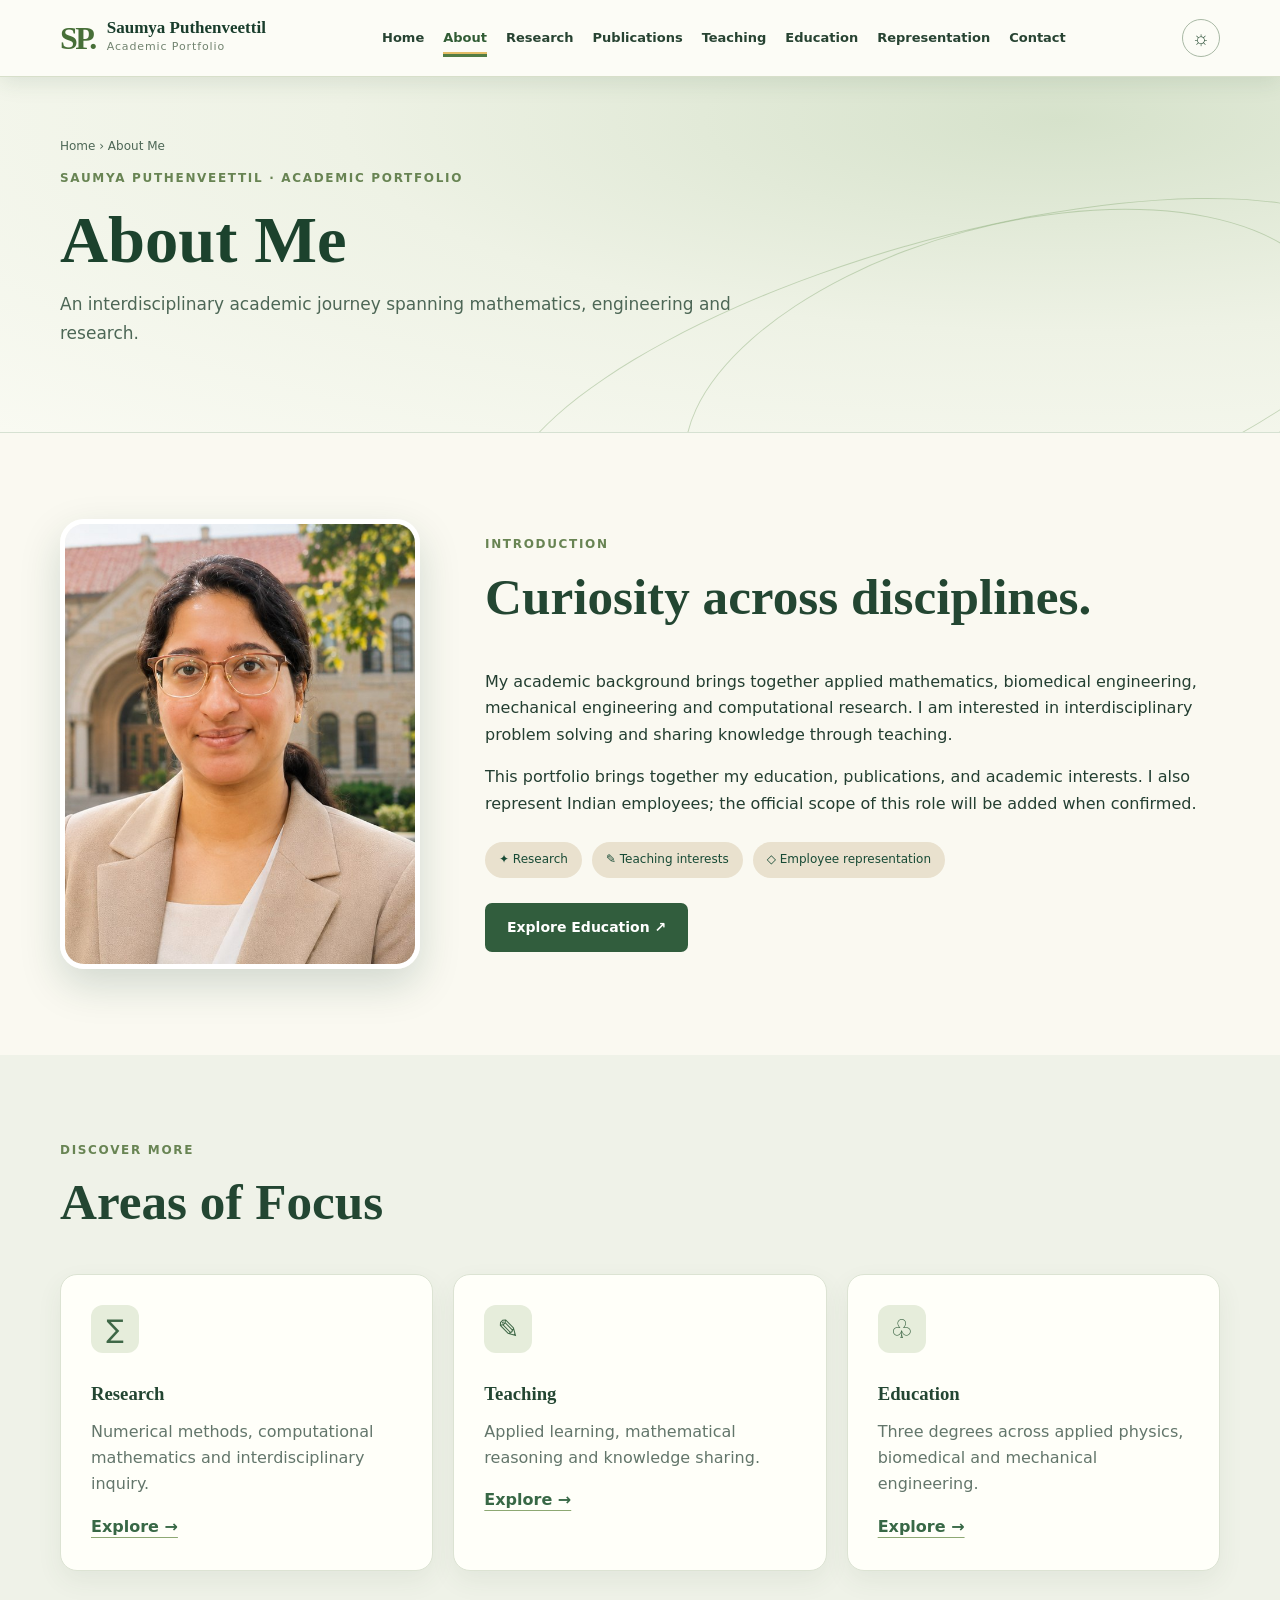
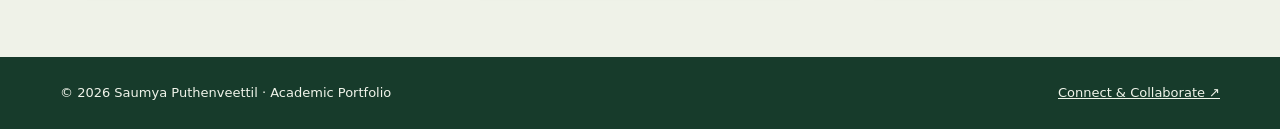
<file: about.html>
<!doctype html><html lang="en"><head><meta charset="utf-8"><meta name="viewport" content="width=device-width,initial-scale=1"><meta name="description" content="An interdisciplinary academic journey spanning mathematics, engineering and research."><title>About Me | Saumya Puthenveettil</title><link rel="stylesheet" href="styles.css"></head><body><a class="skip" href="#main">Skip to content</a><header class="topbar"><div class="wrap nav"><a class="brand" href="index.html"><span class="monogram" aria-hidden="true">SP.</span><span class="brand-words">Saumya Puthenveettil<small>Academic Portfolio</small></span></a><nav id="navigation" aria-label="Main navigation"><a href="index.html">Home</a><a href="about.html">About</a><a href="research.html">Research</a><a href="publications.html">Publications</a><a href="teaching.html">Teaching</a><a href="education.html">Education</a><a href="representation.html">Representation</a><a href="contact.html">Contact</a></nav><button class="theme-toggle" type="button" aria-label="Toggle dark mode" aria-pressed="false" title="Toggle theme">☼</button><button class="menu" type="button" aria-controls="navigation" aria-label="Toggle navigation" aria-expanded="false">☰</button></div></header><main id="main"><section class="page-hero "><div class="wrap"><p class="breadcrumbs"><a href="index.html">Home</a> › About Me</p><p class="eyebrow">SAUMYA PUTHENVEETTIL · ACADEMIC PORTFOLIO</p><h1>About Me</h1><p>An interdisciplinary academic journey spanning mathematics, engineering and research.</p></div></section><section class="section"><div class="wrap about-page-grid"><div class="profile-frame"><img class="profile-photo" src="saumya-hero.jpg" alt="Saumya Puthenveettil, academic researcher" loading="lazy"></div><div><p class="eyebrow green">INTRODUCTION</p><h2>Curiosity across disciplines.</h2><p>My academic background brings together applied mathematics, biomedical engineering, mechanical engineering and computational research. I am interested in interdisciplinary problem solving and sharing knowledge through teaching.</p><p>This portfolio brings together my education, publications, and academic interests. I also represent Indian employees; the official scope of this role will be added when confirmed.</p><div class="about-badges"><span>✦ Research</span><span>✎ Teaching interests</span><span>◇ Employee representation</span></div><a class="btn primary" href="education.html">Explore Education ↗</a></div></div></section><section class="section tinted"><div class="wrap"><p class="eyebrow green">DISCOVER MORE</p><h2>Areas of Focus</h2><div class="cards"><article class="card premium-card"><span class="card-icon">∑</span><h3>Research</h3><p>Numerical methods, computational mathematics and interdisciplinary inquiry.</p><a class="text-link" href="research.html">Explore →</a></article><article class="card premium-card"><span class="card-icon">✎</span><h3>Teaching</h3><p>Applied learning, mathematical reasoning and knowledge sharing.</p><a class="text-link" href="teaching.html">Explore →</a></article><article class="card premium-card"><span class="card-icon">♧</span><h3>Education</h3><p>Three degrees across applied physics, biomedical and mechanical engineering.</p><a class="text-link" href="education.html">Explore →</a></article></div></div></section></main><footer><div class="wrap"><span>© <span id="year"></span> Saumya Puthenveettil · Academic Portfolio</span><a href="contact.html">Connect & Collaborate ↗</a></div></footer><script src="script.js" defer></script></body></html>
</file>
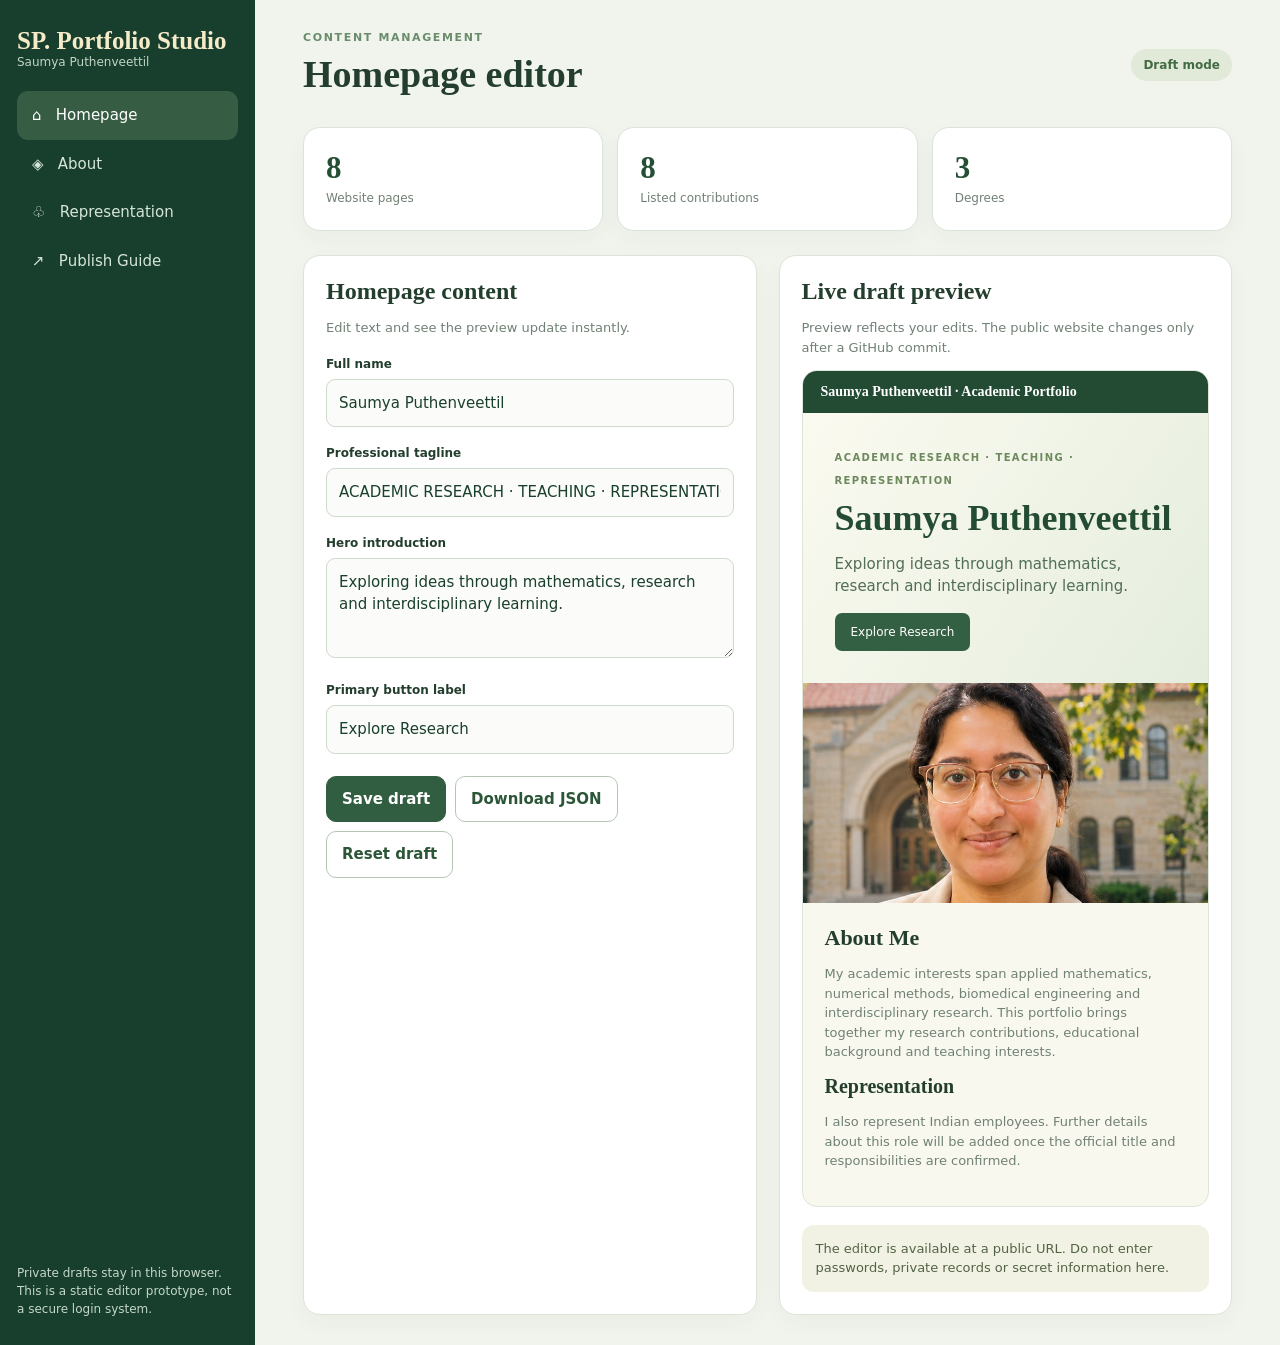
<file: admin.html>
<!doctype html><html lang="en"><head><meta charset="utf-8"><meta name="viewport" content="width=device-width,initial-scale=1"><meta name="robots" content="noindex,nofollow"><title>Portfolio Studio | Saumya</title><style>
:root{--sage:#496f52;--dark:#183e2d;--ivory:#f8f8ef;--line:#dce4d7}*{box-sizing:border-box}body{margin:0;font:15px/1.5 system-ui,-apple-system,sans-serif;color:#243e2e;background:#f1f4ed}button,input,textarea,select{font:inherit}button{cursor:pointer}.shell{display:grid;grid-template-columns:255px 1fr;min-height:100vh}.sidebar{background:#183e2d;color:#f6f7ee;padding:27px 17px;display:flex;flex-direction:column;gap:22px}.logo{font:700 25px Georgia,serif;color:#f6ebc9}.logo small{display:block;font:12px system-ui;color:#c1d5c4}.navbtn{display:block;width:100%;text-align:left;padding:13px 15px;background:transparent;border:0;border-radius:11px;color:#d5e6d8}.navbtn.active,.navbtn:hover{background:#365d43;color:#fff}.side-foot{margin-top:auto;font-size:12px;color:#c4d8c8}.main{padding:30px min(4vw,48px);min-width:0}.top{display:flex;justify-content:space-between;align-items:center;gap:15px;flex-wrap:wrap;margin-bottom:26px}.eyebrow{color:#6a8c6b;letter-spacing:.15em;font-size:11px;font-weight:800}.top h1{font:700 clamp(27px,4vw,38px) Georgia,serif;margin:5px 0}.status{padding:7px 12px;border-radius:99px;background:#e1e9d9;color:#426b43;font-size:12px;font-weight:700}.metrics{display:grid;grid-template-columns:repeat(3,1fr);gap:14px;margin-bottom:24px}.metric,.panel{background:#fff;border:1px solid var(--line);border-radius:17px;padding:22px;box-shadow:0 8px 24px #21422b09}.metric strong{font:700 31px Georgia,serif;display:block;color:#254f35}.metric span{color:#718175;font-size:12px}.workspace{display:grid;grid-template-columns:minmax(300px,1fr) minmax(300px,1fr);gap:22px}.panel h2{font:700 24px Georgia,serif;margin:0 0 8px}.muted{color:#708175;font-size:13px}label{display:block;font-size:12px;font-weight:700;margin:17px 0 6px}input,textarea,select{width:100%;border:1px solid #cddacc;border-radius:9px;padding:12px;background:#fbfcf9;color:#193f2d}textarea{min-height:100px;resize:vertical}.buttons{display:flex;gap:9px;flex-wrap:wrap;margin-top:22px}.btn{border:1px solid #b5c7b4;border-radius:10px;background:#fff;padding:11px 15px;color:#2c5638;font-weight:700}.btn.primary{background:#315d40;border-color:#315d40;color:white}.btn:focus-visible,.navbtn:focus-visible{outline:3px solid #d3b766;outline-offset:2px}.preview{border:1px solid #dce5d8;border-radius:15px;overflow:hidden;background:#f9f8ef}.preview-bar{background:#234b34;color:white;padding:13px 18px;font:700 14px Georgia,serif}.preview-hero{padding:32px;background:linear-gradient(125deg,#fbfaf0,#e4eddd)}.preview-hero h3{font:700 36px/1.05 Georgia,serif;margin:10px 0;color:#244c34;overflow-wrap:anywhere}.preview-hero p{color:#526d58}.preview-pill{font-size:10px;letter-spacing:.14em;color:#6d895d;font-weight:800}.preview-action{display:inline-block;background:#335f42;color:white;padding:10px 16px;border-radius:7px;font-size:12px}.preview-photo{display:block;width:100%;height:220px;object-fit:cover;object-position:center 22%}.notice{padding:14px;border-radius:12px;background:#f1f2e3;color:#536346;font-size:13px;margin-top:18px}.hidden{display:none!important}.simple-list{padding-left:20px}.simple-list li{margin:12px 0}.publish-steps{line-height:1.9}.publish-steps a{color:#276342}.save-feedback{font-size:12px;color:#2c6841;min-height:20px}.upload{border:1px dashed #a8bba5;padding:14px;border-radius:12px;background:#f8faf5}@media(max-width:1000px){.workspace{grid-template-columns:1fr}}@media(max-width:700px){.shell{display:block}.sidebar{padding:14px;gap:12px}.logo{font-size:20px}.side-menu{display:flex;overflow-x:auto;gap:4px}.navbtn{white-space:nowrap;width:auto}.side-foot{display:none}.main{padding:20px 14px}.metrics{grid-template-columns:repeat(3,1fr)}.metric{padding:12px}.metric strong{font-size:24px}.panel{padding:17px}}
</style></head><body><div class="shell"><aside class="sidebar"><div class="logo">SP. Portfolio Studio<small>Saumya Puthenveettil</small></div><div class="side-menu"><button class="navbtn active" data-section="home">⌂ &nbsp; Homepage</button><button class="navbtn" data-section="about">◈ &nbsp; About</button><button class="navbtn" data-section="representation">♧ &nbsp; Representation</button><button class="navbtn" data-section="publishing">↗ &nbsp; Publish Guide</button></div><div class="side-foot">Private drafts stay in this browser. This is a static editor prototype, not a secure login system.</div></aside><main class="main"><div class="top"><div><div class="eyebrow">CONTENT MANAGEMENT</div><h1 id="sectionTitle">Homepage editor</h1></div><span class="status" id="status">Draft mode</span></div><div class="metrics"><div class="metric"><strong>8</strong><span>Website pages</span></div><div class="metric"><strong>8</strong><span>Listed contributions</span></div><div class="metric"><strong>3</strong><span>Degrees</span></div></div><div class="workspace"><section class="panel"><div id="editorHome"><h2>Homepage content</h2><p class="muted">Edit text and see the preview update instantly.</p><label for="name">Full name</label><input id="name" maxlength="100"><label for="tagline">Professional tagline</label><input id="tagline" maxlength="130"><label for="intro">Hero introduction</label><textarea id="intro" maxlength="500"></textarea><label for="buttonLabel">Primary button label</label><input id="buttonLabel" maxlength="55"></div><div id="editorAbout" class="hidden"><h2>About section</h2><label for="aboutText">About paragraph</label><textarea id="aboutText" rows="7" maxlength="1600"></textarea><p class="muted">This field controls the short About section on the homepage.</p></div><div id="editorRepresentation" class="hidden"><h2>Employee representation</h2><label for="representationText">Representation description</label><textarea id="representationText" rows="7" maxlength="1600"></textarea><p class="notice">Only publish verified titles and responsibilities. The Ashoka emblem is a protected official symbol and should not imply government endorsement.</p></div><div id="editorPublishing" class="hidden"><h2>Publish workflow</h2><ol class="publish-steps"><li>Review and save your draft.</li><li>Download the website content JSON file.</li><li>Open <a href="https://github.com/mc873/saumya-academic-portfolio" target="_blank" rel="noopener">the GitHub repository</a>.</li><li>Upload the downloaded file as <strong>site-content.json</strong>, replacing the existing file.</li><li>Commit to <strong>main</strong> and wait for GitHub Pages deployment.</li></ol><p class="notice">Publishing requires authorized GitHub repository access. The dashboard itself does not bypass GitHub permissions.</p></div><div class="buttons"><button class="btn primary" id="save">Save draft</button><button class="btn" id="download">Download JSON</button><button class="btn" id="reset">Reset draft</button></div><p class="save-feedback" id="feedback" role="status"></p></section><section class="panel"><h2>Live draft preview</h2><p class="muted">Preview reflects your edits. The public website changes only after a GitHub commit.</p><div class="preview"><div class="preview-bar" id="previewBrand">Saumya Puthenveettil · Academic Portfolio</div><div class="preview-hero"><span class="preview-pill" id="previewTagline"></span><h3 id="previewName"></h3><p id="previewIntro"></p><span class="preview-action" id="previewButton"></span></div><img class="preview-photo" src="saumya-hero.jpg" alt="Saumya portrait" loading="lazy"><div style="padding:22px"><strong style="font:700 22px Georgia,serif">About Me</strong><p id="previewAbout" class="muted"></p><strong style="font:700 20px Georgia,serif">Representation</strong><p id="previewRepresentation" class="muted"></p></div></div><div class="notice">The editor is available at a public URL. Do not enter passwords, private records or secret information here.</div></section></div></main></div><script src="admin.js" defer></script></body></html>
</file>
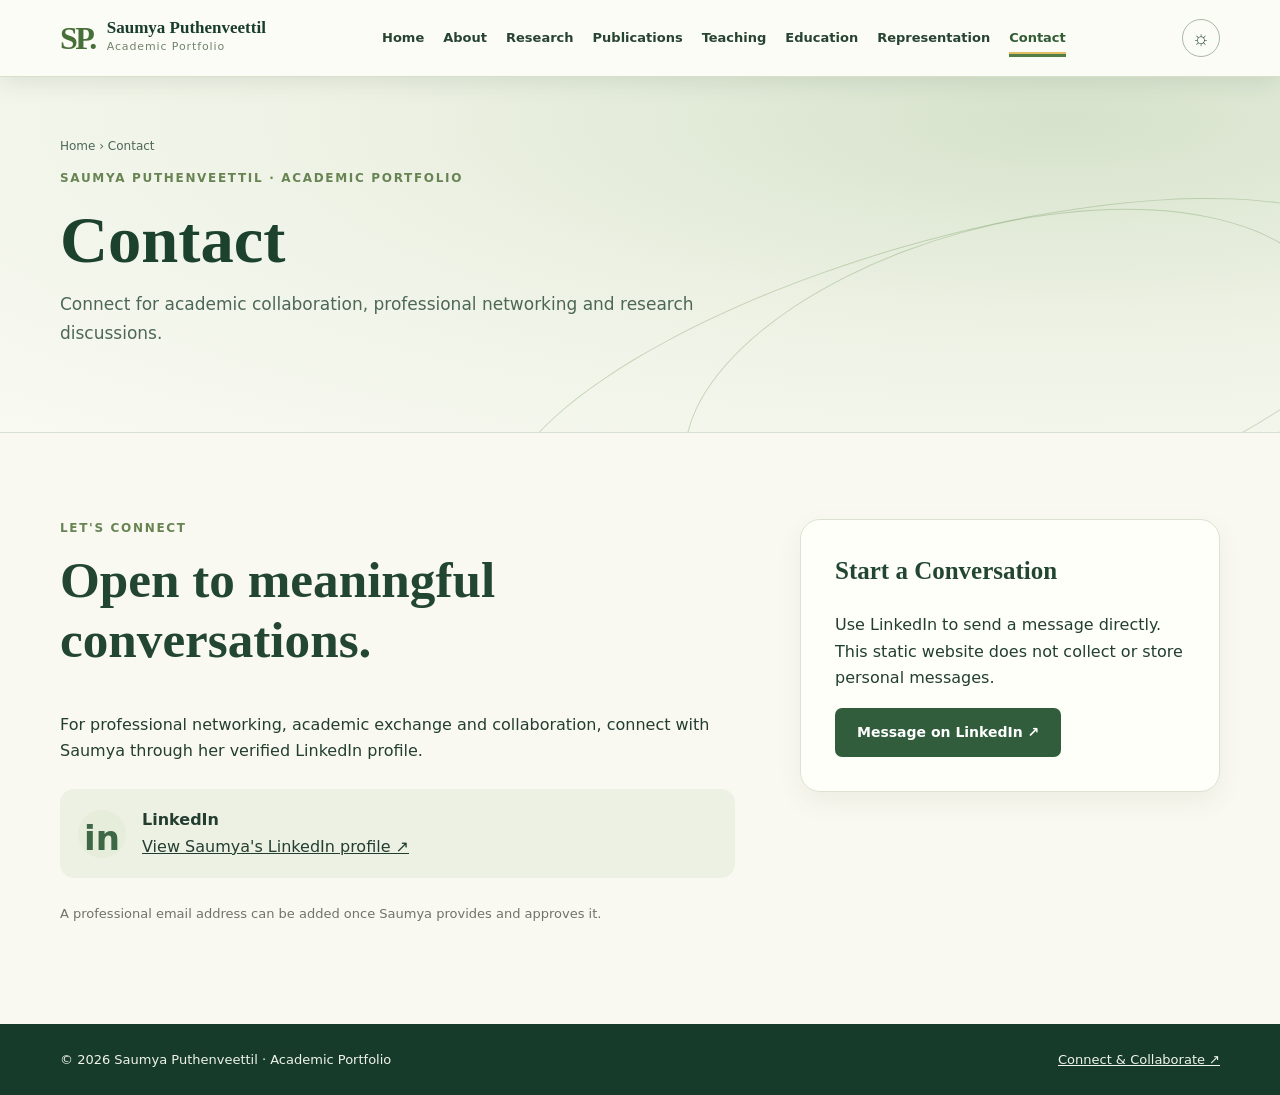
<file: contact.html>
<!doctype html><html lang="en"><head><meta charset="utf-8"><meta name="viewport" content="width=device-width,initial-scale=1"><meta name="description" content="Connect for academic collaboration, professional networking and research discussions."><title>Contact | Saumya Puthenveettil</title><link rel="stylesheet" href="styles.css"></head><body><a class="skip" href="#main">Skip to content</a><header class="topbar"><div class="wrap nav"><a class="brand" href="index.html"><span class="monogram" aria-hidden="true">SP.</span><span class="brand-words">Saumya Puthenveettil<small>Academic Portfolio</small></span></a><nav id="navigation" aria-label="Main navigation"><a href="index.html">Home</a><a href="about.html">About</a><a href="research.html">Research</a><a href="publications.html">Publications</a><a href="teaching.html">Teaching</a><a href="education.html">Education</a><a href="representation.html">Representation</a><a href="contact.html">Contact</a></nav><button class="theme-toggle" type="button" aria-label="Toggle dark mode" aria-pressed="false" title="Toggle theme">☼</button><button class="menu" type="button" aria-controls="navigation" aria-label="Toggle navigation" aria-expanded="false">☰</button></div></header><main id="main"><section class="page-hero "><div class="wrap"><p class="breadcrumbs"><a href="index.html">Home</a> › Contact</p><p class="eyebrow">SAUMYA PUTHENVEETTIL · ACADEMIC PORTFOLIO</p><h1>Contact</h1><p>Connect for academic collaboration, professional networking and research discussions.</p></div></section><section class="section"><div class="wrap contact-layout"><div><p class="eyebrow green">LET'S CONNECT</p><h2>Open to meaningful conversations.</h2><p>For professional networking, academic exchange and collaboration, connect with Saumya through her verified LinkedIn profile.</p><div class="contact-option"><span class="card-icon">in</span><div><strong>LinkedIn</strong><p><a href="https://www.linkedin.com/in/saumya-puthenveettil-94939a1a2/" target="_blank" rel="noopener noreferrer">View Saumya's LinkedIn profile ↗</a></p></div></div><p class="note">A professional email address can be added once Saumya provides and approves it.</p></div><div class="contact-form-card"><h3>Start a Conversation</h3><p>Use LinkedIn to send a message directly. This static website does not collect or store personal messages.</p><a class="btn primary" href="https://www.linkedin.com/in/saumya-puthenveettil-94939a1a2/" target="_blank" rel="noopener noreferrer">Message on LinkedIn ↗</a></div></div></section></main><footer><div class="wrap"><span>© <span id="year"></span> Saumya Puthenveettil · Academic Portfolio</span><a href="contact.html">Connect & Collaborate ↗</a></div></footer><script src="script.js" defer></script></body></html>
</file>
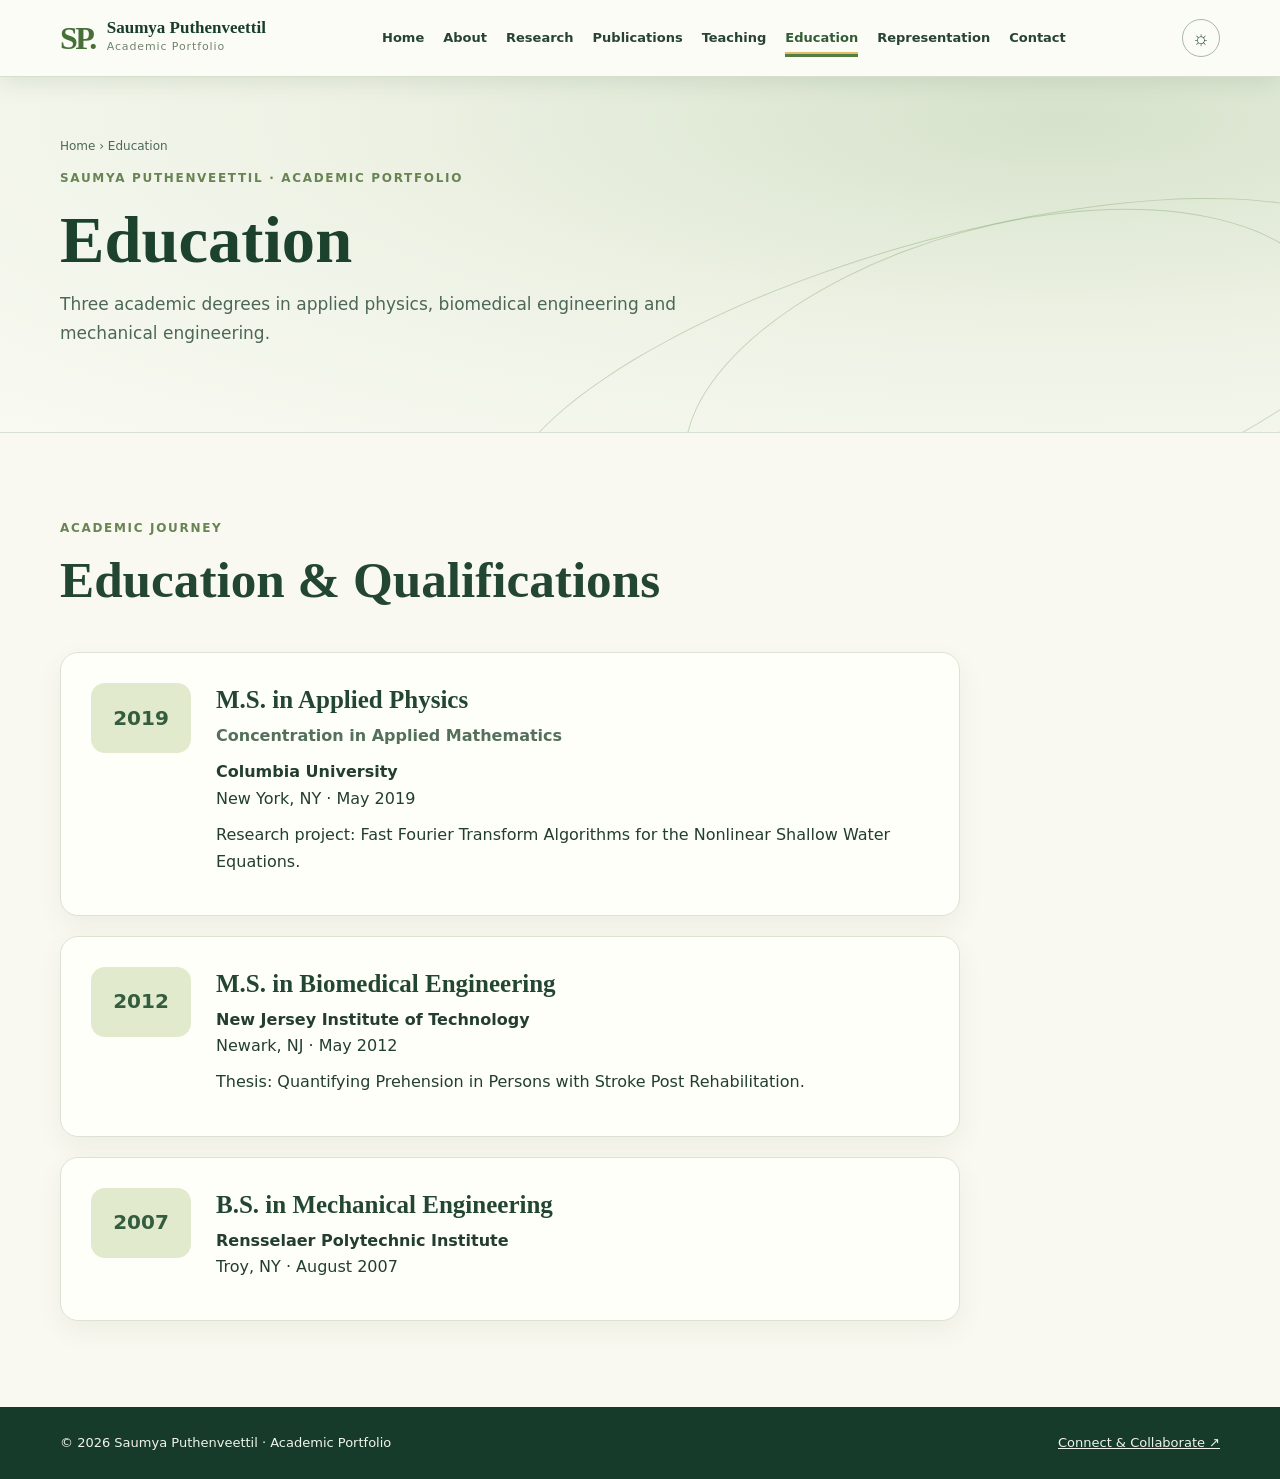
<file: education.html>
<!doctype html><html lang="en"><head><meta charset="utf-8"><meta name="viewport" content="width=device-width,initial-scale=1"><meta name="description" content="Three academic degrees in applied physics, biomedical engineering and mechanical engineering."><title>Education | Saumya Puthenveettil</title><link rel="stylesheet" href="styles.css"></head><body><a class="skip" href="#main">Skip to content</a><header class="topbar"><div class="wrap nav"><a class="brand" href="index.html"><span class="monogram" aria-hidden="true">SP.</span><span class="brand-words">Saumya Puthenveettil<small>Academic Portfolio</small></span></a><nav id="navigation" aria-label="Main navigation"><a href="index.html">Home</a><a href="about.html">About</a><a href="research.html">Research</a><a href="publications.html">Publications</a><a href="teaching.html">Teaching</a><a href="education.html">Education</a><a href="representation.html">Representation</a><a href="contact.html">Contact</a></nav><button class="theme-toggle" type="button" aria-label="Toggle dark mode" aria-pressed="false" title="Toggle theme">☼</button><button class="menu" type="button" aria-controls="navigation" aria-label="Toggle navigation" aria-expanded="false">☰</button></div></header><main id="main"><section class="page-hero education"><div class="wrap"><p class="breadcrumbs"><a href="index.html">Home</a> › Education</p><p class="eyebrow">SAUMYA PUTHENVEETTIL · ACADEMIC PORTFOLIO</p><h1>Education</h1><p>Three academic degrees in applied physics, biomedical engineering and mechanical engineering.</p></div></section><section class="section"><div class="wrap"><p class="eyebrow green">ACADEMIC JOURNEY</p><h2>Education & Qualifications</h2><div class="education-timeline"><article class="degree-card"><div class="degree-year">2019</div><div><h3>M.S. in Applied Physics</h3><p class="degree-subtitle">Concentration in Applied Mathematics</p><strong>Columbia University</strong><p>New York, NY · May 2019</p><p>Research project: Fast Fourier Transform Algorithms for the Nonlinear Shallow Water Equations.</p></div></article><article class="degree-card"><div class="degree-year">2012</div><div><h3>M.S. in Biomedical Engineering</h3><strong>New Jersey Institute of Technology</strong><p>Newark, NJ · May 2012</p><p>Thesis: Quantifying Prehension in Persons with Stroke Post Rehabilitation.</p></div></article><article class="degree-card"><div class="degree-year">2007</div><div><h3>B.S. in Mechanical Engineering</h3><strong>Rensselaer Polytechnic Institute</strong><p>Troy, NY · August 2007</p></div></article></div></div></section></main><footer><div class="wrap"><span>© <span id="year"></span> Saumya Puthenveettil · Academic Portfolio</span><a href="contact.html">Connect & Collaborate ↗</a></div></footer><script src="script.js" defer></script></body></html>
</file>
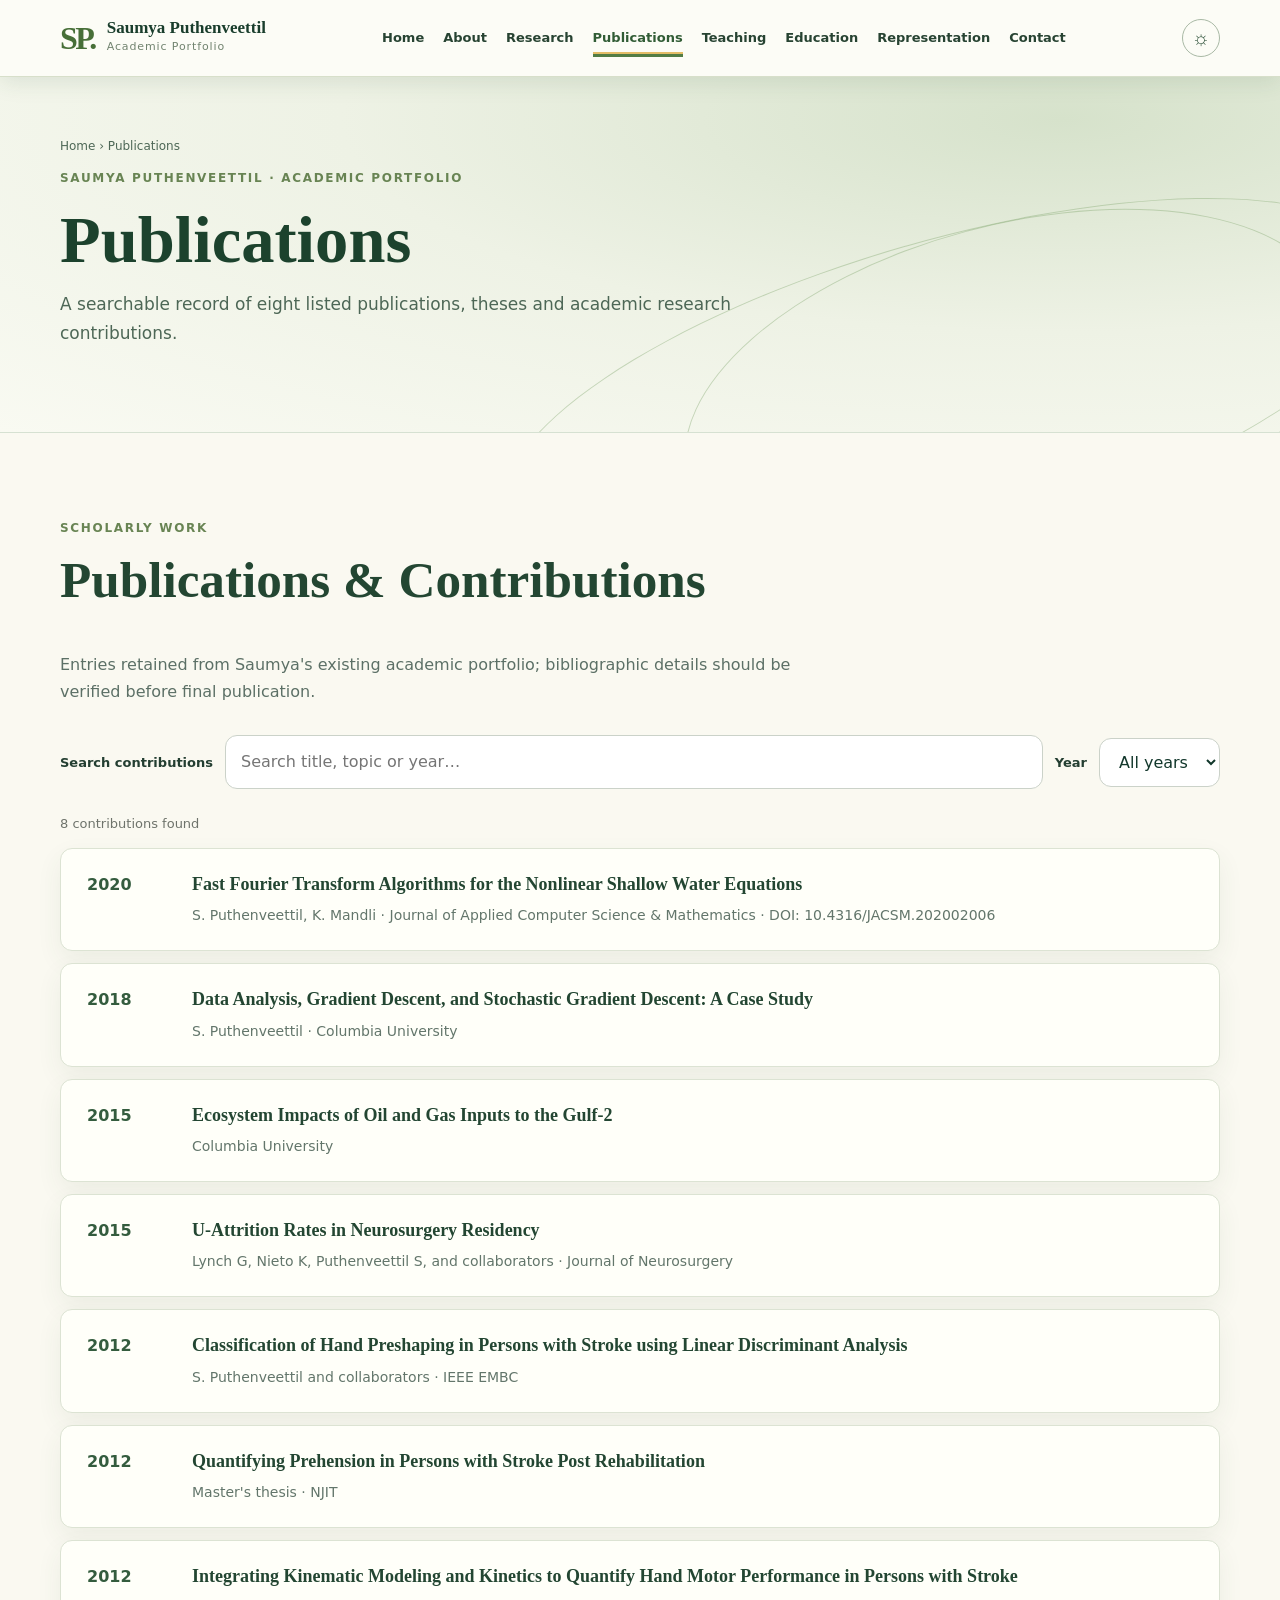
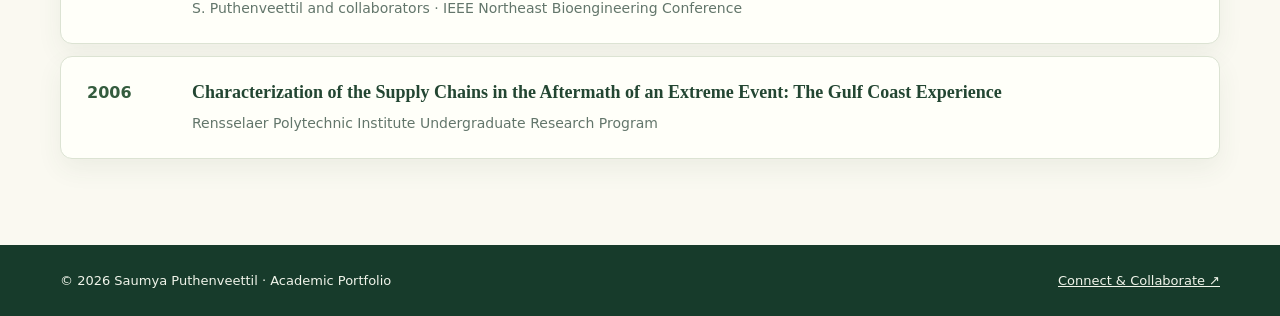
<file: publications.html>
<!doctype html><html lang="en"><head><meta charset="utf-8"><meta name="viewport" content="width=device-width,initial-scale=1"><meta name="description" content="A searchable record of eight listed publications, theses and academic research contributions."><title>Publications | Saumya Puthenveettil</title><link rel="stylesheet" href="styles.css"></head><body><a class="skip" href="#main">Skip to content</a><header class="topbar"><div class="wrap nav"><a class="brand" href="index.html"><span class="monogram" aria-hidden="true">SP.</span><span class="brand-words">Saumya Puthenveettil<small>Academic Portfolio</small></span></a><nav id="navigation" aria-label="Main navigation"><a href="index.html">Home</a><a href="about.html">About</a><a href="research.html">Research</a><a href="publications.html">Publications</a><a href="teaching.html">Teaching</a><a href="education.html">Education</a><a href="representation.html">Representation</a><a href="contact.html">Contact</a></nav><button class="theme-toggle" type="button" aria-label="Toggle dark mode" aria-pressed="false" title="Toggle theme">☼</button><button class="menu" type="button" aria-controls="navigation" aria-label="Toggle navigation" aria-expanded="false">☰</button></div></header><main id="main"><section class="page-hero "><div class="wrap"><p class="breadcrumbs"><a href="index.html">Home</a> › Publications</p><p class="eyebrow">SAUMYA PUTHENVEETTIL · ACADEMIC PORTFOLIO</p><h1>Publications</h1><p>A searchable record of eight listed publications, theses and academic research contributions.</p></div></section><section class="section"><div class="wrap"><div class="section-heading"><p class="eyebrow green">SCHOLARLY WORK</p><h2>Publications & Contributions</h2><p>Entries retained from Saumya's existing academic portfolio; bibliographic details should be verified before final publication.</p></div><div class="publication-toolbar"><label for="publication-search">Search contributions</label><input type="search" id="publication-search" placeholder="Search title, topic or year…" autocomplete="off"><label for="publication-year">Year</label><select id="publication-year"><option value="all">All years</option><option>2020</option><option>2018</option><option>2015</option><option>2012</option><option>2006</option></select></div><p id="search-count" class="note" aria-live="polite"></p><div class="pub-list"><article><span>2020</span><div><h3>Fast Fourier Transform Algorithms for the Nonlinear Shallow Water Equations</h3><p>S. Puthenveettil, K. Mandli · Journal of Applied Computer Science & Mathematics · DOI: 10.4316/JACSM.202002006</p></div></article><article><span>2018</span><div><h3>Data Analysis, Gradient Descent, and Stochastic Gradient Descent: A Case Study</h3><p>S. Puthenveettil · Columbia University</p></div></article><article><span>2015</span><div><h3>Ecosystem Impacts of Oil and Gas Inputs to the Gulf-2</h3><p>Columbia University</p></div></article><article><span>2015</span><div><h3>U-Attrition Rates in Neurosurgery Residency</h3><p>Lynch G, Nieto K, Puthenveettil S, and collaborators · Journal of Neurosurgery</p></div></article><article><span>2012</span><div><h3>Classification of Hand Preshaping in Persons with Stroke using Linear Discriminant Analysis</h3><p>S. Puthenveettil and collaborators · IEEE EMBC</p></div></article><article><span>2012</span><div><h3>Quantifying Prehension in Persons with Stroke Post Rehabilitation</h3><p>Master's thesis · NJIT</p></div></article><article><span>2012</span><div><h3>Integrating Kinematic Modeling and Kinetics to Quantify Hand Motor Performance in Persons with Stroke</h3><p>S. Puthenveettil and collaborators · IEEE Northeast Bioengineering Conference</p></div></article><article><span>2006</span><div><h3>Characterization of the Supply Chains in the Aftermath of an Extreme Event: The Gulf Coast Experience</h3><p>Rensselaer Polytechnic Institute Undergraduate Research Program</p></div></article></div></div></section></main><footer><div class="wrap"><span>© <span id="year"></span> Saumya Puthenveettil · Academic Portfolio</span><a href="contact.html">Connect & Collaborate ↗</a></div></footer><script src="script.js" defer></script></body></html>
</file>
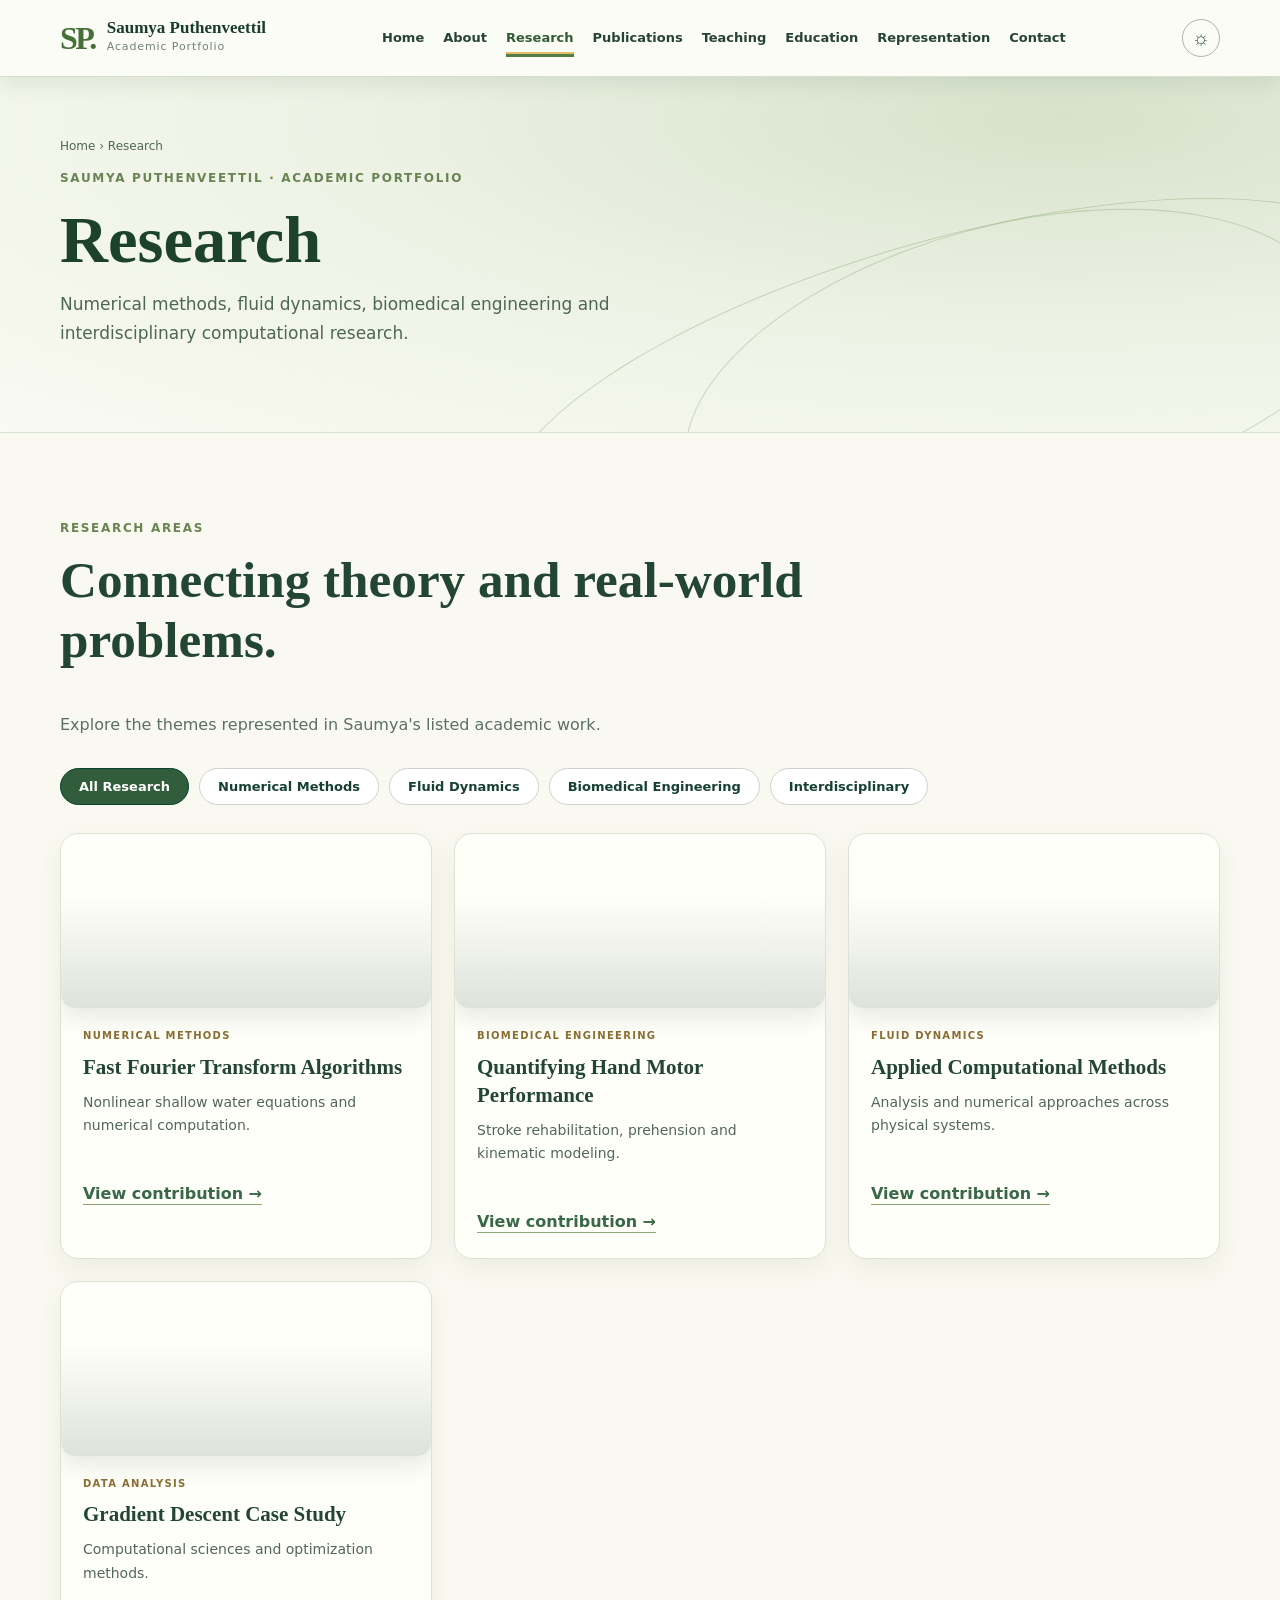
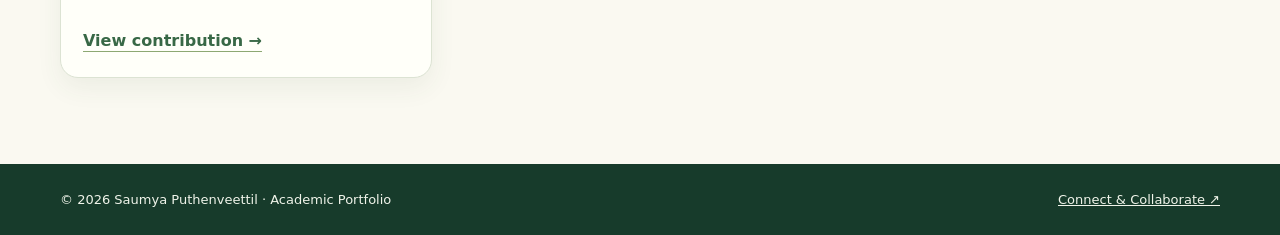
<file: research.html>
<!doctype html><html lang="en"><head><meta charset="utf-8"><meta name="viewport" content="width=device-width,initial-scale=1"><meta name="description" content="Numerical methods, fluid dynamics, biomedical engineering and interdisciplinary computational research."><title>Research | Saumya Puthenveettil</title><link rel="stylesheet" href="styles.css"></head><body><a class="skip" href="#main">Skip to content</a><header class="topbar"><div class="wrap nav"><a class="brand" href="index.html"><span class="monogram" aria-hidden="true">SP.</span><span class="brand-words">Saumya Puthenveettil<small>Academic Portfolio</small></span></a><nav id="navigation" aria-label="Main navigation"><a href="index.html">Home</a><a href="about.html">About</a><a href="research.html">Research</a><a href="publications.html">Publications</a><a href="teaching.html">Teaching</a><a href="education.html">Education</a><a href="representation.html">Representation</a><a href="contact.html">Contact</a></nav><button class="theme-toggle" type="button" aria-label="Toggle dark mode" aria-pressed="false" title="Toggle theme">☼</button><button class="menu" type="button" aria-controls="navigation" aria-label="Toggle navigation" aria-expanded="false">☰</button></div></header><main id="main"><section class="page-hero "><div class="wrap"><p class="breadcrumbs"><a href="index.html">Home</a> › Research</p><p class="eyebrow">SAUMYA PUTHENVEETTIL · ACADEMIC PORTFOLIO</p><h1>Research</h1><p>Numerical methods, fluid dynamics, biomedical engineering and interdisciplinary computational research.</p></div></section><section class="section"><div class="wrap"><div class="section-heading"><p class="eyebrow green">RESEARCH AREAS</p><h2>Connecting theory and real-world problems.</h2><p>Explore the themes represented in Saumya's listed academic work.</p></div><div class="research-filters" role="group" aria-label="Filter research areas"><button class="filter-chip active" data-filter="all" aria-pressed="true">All Research</button><button class="filter-chip" data-filter="numerical" aria-pressed="false">Numerical Methods</button><button class="filter-chip" data-filter="fluid" aria-pressed="false">Fluid Dynamics</button><button class="filter-chip" data-filter="biomedical" aria-pressed="false">Biomedical Engineering</button><button class="filter-chip" data-filter="interdisciplinary" aria-pressed="false">Interdisciplinary</button></div><div class="work-grid research-results"><article class="work-card" data-category="numerical fluid"><div class="work-art art-math">∿</div><span>NUMERICAL METHODS</span><h3>Fast Fourier Transform Algorithms</h3><p>Nonlinear shallow water equations and numerical computation.</p><a class="text-link" href="publications.html">View contribution →</a></article><article class="work-card" data-category="biomedical"><div class="work-art art-bio">◎</div><span>BIOMEDICAL ENGINEERING</span><h3>Quantifying Hand Motor Performance</h3><p>Stroke rehabilitation, prehension and kinematic modeling.</p><a class="text-link" href="publications.html">View contribution →</a></article><article class="work-card" data-category="fluid interdisciplinary"><div class="work-art art-fluid">≈</div><span>FLUID DYNAMICS</span><h3>Applied Computational Methods</h3><p>Analysis and numerical approaches across physical systems.</p><a class="text-link" href="publications.html">View contribution →</a></article><article class="work-card" data-category="numerical interdisciplinary"><div class="work-art art-math">∑</div><span>DATA ANALYSIS</span><h3>Gradient Descent Case Study</h3><p>Computational sciences and optimization methods.</p><a class="text-link" href="publications.html">View contribution →</a></article></div></div></section></main><footer><div class="wrap"><span>© <span id="year"></span> Saumya Puthenveettil · Academic Portfolio</span><a href="contact.html">Connect & Collaborate ↗</a></div></footer><script src="script.js" defer></script></body></html>
</file>
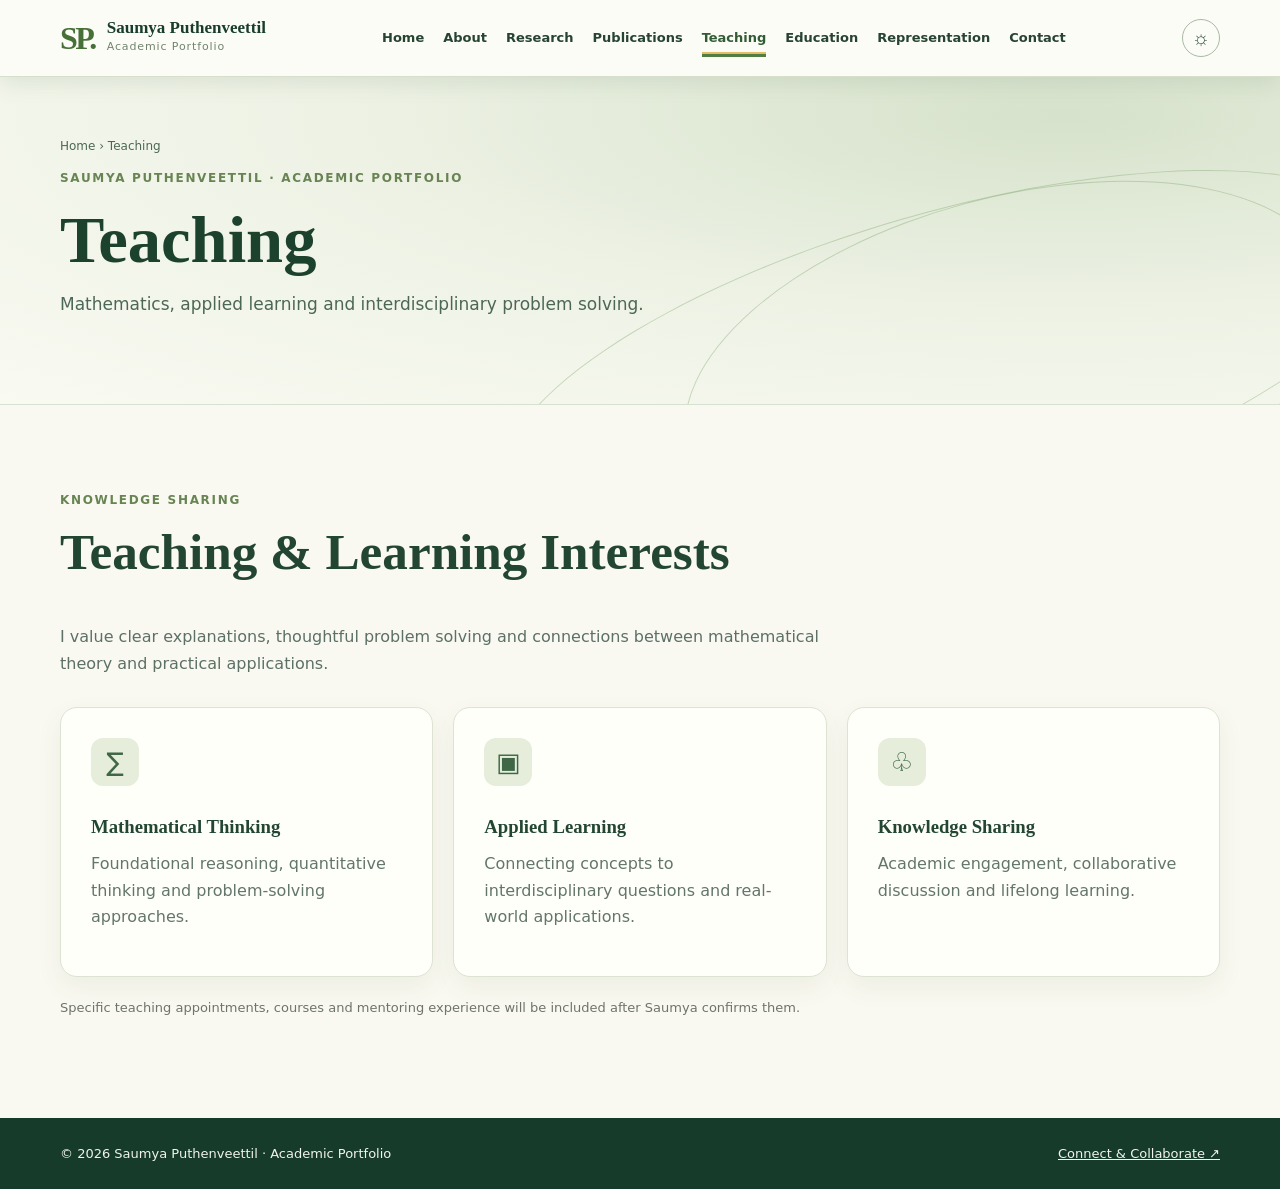
<file: teaching.html>
<!doctype html><html lang="en"><head><meta charset="utf-8"><meta name="viewport" content="width=device-width,initial-scale=1"><meta name="description" content="Mathematics, applied learning and interdisciplinary problem solving."><title>Teaching | Saumya Puthenveettil</title><link rel="stylesheet" href="styles.css"></head><body><a class="skip" href="#main">Skip to content</a><header class="topbar"><div class="wrap nav"><a class="brand" href="index.html"><span class="monogram" aria-hidden="true">SP.</span><span class="brand-words">Saumya Puthenveettil<small>Academic Portfolio</small></span></a><nav id="navigation" aria-label="Main navigation"><a href="index.html">Home</a><a href="about.html">About</a><a href="research.html">Research</a><a href="publications.html">Publications</a><a href="teaching.html">Teaching</a><a href="education.html">Education</a><a href="representation.html">Representation</a><a href="contact.html">Contact</a></nav><button class="theme-toggle" type="button" aria-label="Toggle dark mode" aria-pressed="false" title="Toggle theme">☼</button><button class="menu" type="button" aria-controls="navigation" aria-label="Toggle navigation" aria-expanded="false">☰</button></div></header><main id="main"><section class="page-hero "><div class="wrap"><p class="breadcrumbs"><a href="index.html">Home</a> › Teaching</p><p class="eyebrow">SAUMYA PUTHENVEETTIL · ACADEMIC PORTFOLIO</p><h1>Teaching</h1><p>Mathematics, applied learning and interdisciplinary problem solving.</p></div></section><section class="section"><div class="wrap"><div class="section-heading"><p class="eyebrow green">KNOWLEDGE SHARING</p><h2>Teaching & Learning Interests</h2><p>I value clear explanations, thoughtful problem solving and connections between mathematical theory and practical applications.</p></div><div class="cards"><article class="card premium-card"><span class="card-icon">∑</span><h3>Mathematical Thinking</h3><p>Foundational reasoning, quantitative thinking and problem-solving approaches.</p></article><article class="card premium-card"><span class="card-icon">▣</span><h3>Applied Learning</h3><p>Connecting concepts to interdisciplinary questions and real-world applications.</p></article><article class="card premium-card"><span class="card-icon">♧</span><h3>Knowledge Sharing</h3><p>Academic engagement, collaborative discussion and lifelong learning.</p></article></div><p class="note">Specific teaching appointments, courses and mentoring experience will be included after Saumya confirms them.</p></div></section></main><footer><div class="wrap"><span>© <span id="year"></span> Saumya Puthenveettil · Academic Portfolio</span><a href="contact.html">Connect & Collaborate ↗</a></div></footer><script src="script.js" defer></script></body></html>
</file>
<file: styles.css>
:root{--green:#073d2b;--deep:#062b20;--gold:#c8a66a;--cream:#f8f5ed;--ink:#18352c;--muted:#52665d}*{box-sizing:border-box}html{scroll-behavior:smooth;scroll-padding-top:78px}body{margin:0;background:var(--cream);color:var(--ink);font:16px/1.65 system-ui,-apple-system,"Segoe UI",sans-serif}h1,h2,h3,.brand{font-family:Georgia,"Times New Roman",serif}h1,h2,h3,p{margin-top:0}h2{font-size:clamp(2rem,4vw,3.2rem);line-height:1.16}h3{line-height:1.35}a{color:inherit}.wrap{width:min(1160px,calc(100% - 40px));margin:auto}.skip{position:absolute;top:-80px;left:10px;background:white;padding:12px;z-index:99}.skip:focus{top:10px}.topbar{position:sticky;top:0;background:var(--deep);color:white;z-index:20;box-shadow:0 2px 14px #0002}.nav{min-height:72px;display:flex;align-items:center;justify-content:space-between;gap:24px}.brand{text-decoration:none;display:flex;align-items:center;gap:13px;font-size:17px;font-weight:bold;white-space:nowrap}.monogram{font-size:32px;color:var(--gold)}nav{display:flex;gap:19px;align-items:center}nav a{text-decoration:none;font-size:13px;font-weight:600;white-space:nowrap}nav a:hover,nav a:focus-visible{color:var(--gold)}.menu{display:none;background:none;border:1px solid #ffffff55;color:white;border-radius:6px;padding:7px 11px;font-size:23px}.hero{background:linear-gradient(115deg,#fffaf0 0%,#f9f3e7 58%,#e8d8b8 100%);overflow:hidden}.hero-grid{min-height:540px;display:grid;grid-template-columns:1.15fr 0.85fr;align-items:center;gap:30px}.hero-copy{padding:70px 0}.eyebrow{letter-spacing:.14em;font-size:12px;font-weight:750;color:var(--gold)}.eyebrow.green{color:#52745b}.hero h1{font-size:clamp(3.4rem,6vw,6.2rem);line-height:1.02;letter-spacing:-.045em;color:var(--deep);margin:14px 0 22px}.gold{color:var(--gold)}.rule{height:3px;width:90px;background:var(--gold);margin-bottom:24px}.lead{font-family:Georgia,serif;font-size:clamp(1.25rem,2vw,1.55rem);line-height:1.55;max-width:560px}.actions{display:flex;gap:14px;flex-wrap:wrap;margin-top:30px}.btn{display:inline-flex;align-items:center;justify-content:center;gap:12px;padding:13px 22px;border-radius:7px;font-weight:700;font-size:14px;text-decoration:none;transition:transform .2s,background .2s}.btn:hover{transform:translateY(-2px)}.primary{background:var(--green);color:white}.outline{border:1.5px solid var(--green);color:var(--green)}.hero-art{position:relative;min-height:420px;display:flex;flex-direction:column;justify-content:center;align-items:center;isolation:isolate}.halo{position:absolute;inset:4% -15% -8% 8%;background:radial-gradient(circle at 50% 45%,#c8a66a99,transparent 55%),linear-gradient(140deg,#0b4c36,#062b20);border-radius:48% 0 0 48%;z-index:-1;transform:rotate(-8deg)}.globe{font-size:105px;color:#e7c98c;line-height:1;margin-bottom:15px;text-shadow:0 7px 16px #0004}.book{width:min(320px,86%);height:48px;background:#123c2f;border-radius:5px 10px 10px 5px;color:#e6c991;border-left:9px solid #bc9d60;box-shadow:7px 8px 10px #0004;display:flex;align-items:center;justify-content:center;font-family:Georgia,serif;letter-spacing:.08em;font-size:13px;margin-top:5px}.b2{background:#5b422b;transform:translateX(10px)}.b3{background:#1a503c;transform:translateX(-7px)}.b4{background:#483927;transform:translateX(4px)}.leaf{position:absolute;color:#d8b66e;font-size:75px}.leaf1{top:30px;left:8%}.leaf2{bottom:10px;right:0}.highlights{background:#f0e8d9;border-block:1px solid #e5d7bc}.highlights-grid{display:grid;grid-template-columns:repeat(4,1fr);padding:26px 0}.highlights-grid>div{display:grid;grid-template-columns:38px 1fr;column-gap:12px;padding:0 20px;border-right:1px solid #d6c6a7}.highlights-grid>div:first-child{padding-left:0}.highlights-grid>div:last-child{border:0}.symbol{grid-row:span 2;color:var(--green);font-size:31px}.highlights strong{font-family:Georgia,serif;line-height:1.3}.highlights small{font-size:12px;color:var(--muted);line-height:1.4}.section{padding:86px 0}.about-grid{display:grid;grid-template-columns:340px 1fr;gap:70px;align-items:center}.portrait-placeholder{height:350px;background:linear-gradient(135deg,#d3ddca,#acc1a6);border-radius:30px;display:flex;flex-direction:column;align-items:center;justify-content:center;border:7px solid white;box-shadow:0 15px 40px #123b2720}.portrait-placeholder span{font:110px Georgia,serif;color:#275741}.portrait-placeholder small{color:#365846}.about p{max-width:720px}.text-link{color:var(--green);font-weight:700;text-decoration-color:var(--gold);text-underline-offset:5px}.research-banner{background:linear-gradient(120deg,#073b2b,#0c533a);color:white;padding:50px 0}.research-banner .wrap{display:flex;justify-content:space-between;align-items:center;gap:40px}.research-banner h2{margin-bottom:10px}.research-banner p:last-child{margin-bottom:0;max-width:660px}.gold-outline{color:#f4d99e;border:1px solid var(--gold);white-space:nowrap}.section-heading{margin-bottom:36px}.pub-list{display:grid;gap:12px}.pub-list article{display:grid;grid-template-columns:85px 1fr;gap:20px;background:#fffdf8;border:1px solid #e7decd;border-radius:12px;padding:23px 26px}.pub-list article>span{color:#937341;font-weight:800}.pub-list h3{font-size:18px;margin:0 0 8px}.pub-list p{color:var(--muted);font-size:14px;margin:0}.note{font-size:13px;color:#6e736b;margin-top:20px}.tinted{background:#f0eadf}.cards{display:grid;grid-template-columns:repeat(3,1fr);gap:20px}.card{background:#fffcf5;border:1px solid #dfd1b8;border-radius:18px;padding:30px;min-height:240px;box-shadow:0 8px 24px #00000008}.card-icon{font-size:34px;color:#b58b49}.card h3{margin:12px 0}.card p{color:var(--muted)}.card strong,.card small{display:block}.card small{margin-top:5px;color:var(--muted)}.two-col{display:grid;grid-template-columns:1.3fr .7fr;gap:60px;align-items:center}.feature-mark{font:190px Georgia,serif;text-align:center;color:#bba06d}.flag-accent{display:flex;flex-direction:column;overflow:hidden;border-radius:18px;box-shadow:0 10px 30px #0001;transform:rotate(-3deg)}.flag-accent i{height:58px;background:#ff9933}.flag-accent i:nth-child(2){background:white}.flag-accent i:nth-child(3){background:#138808}.contact{background:var(--deep);color:white;text-align:center;padding:80px 0}.contact h2{margin-bottom:14px}.contact p{margin-bottom:26px}.light{background:#f5e7c9;color:var(--deep)}footer{background:#042319;color:#d2e0d7;font-size:13px;padding:25px 0}footer .wrap{display:flex;justify-content:space-between;gap:20px}@media(max-width:1050px){nav{gap:10px}nav a{font-size:11px}.brand{font-size:14px}}@media(max-width:800px){.menu{display:block}nav{display:none;position:absolute;top:72px;left:0;right:0;background:var(--deep);padding:20px;flex-direction:column;align-items:stretch;gap:0;box-shadow:0 15px 25px #0002}nav.open{display:flex}nav a{padding:10px;font-size:15px}.hero-grid{grid-template-columns:1fr;gap:0}.hero-copy{padding:62px 0 20px}.hero-art{min-height:310px}.halo{inset:0 4% -15%}.globe{font-size:65px}.book{height:38px}.highlights-grid{grid-template-columns:repeat(2,1fr);gap:20px}.highlights-grid>div{padding:0;border:0}.about-grid{grid-template-columns:1fr;gap:30px}.portrait-placeholder{max-width:330px;width:100%;height:290px}.cards{grid-template-columns:1fr}.two-col{grid-template-columns:1fr;gap:20px}.feature-mark{font-size:110px}.flag-accent{max-width:320px}.research-banner .wrap{align-items:flex-start;flex-direction:column;gap:24px}.section{padding:60px 0}}@media(max-width:480px){.wrap{width:min(100% - 30px,1160px)}.brand{font-size:12px;gap:7px}.monogram{font-size:27px}.hero h1{font-size:clamp(2.75rem,12vw,4.2rem)}.hero-copy{padding-top:45px}.actions{flex-direction:column;align-items:stretch}.btn{width:100%}.highlights-grid{gap:24px 10px}.highlights-grid>div{grid-template-columns:28px 1fr;gap:5px}.symbol{font-size:24px}.highlights strong{font-size:14px}.highlights small{font-size:11px}.pub-list article{grid-template-columns:1fr;gap:5px;padding:18px}.section{padding:48px 0}footer .wrap{flex-direction:column;text-align:center}}@media(prefers-reduced-motion:reduce){html{scroll-behavior:auto}.btn{transition:none}}
/* Photographic homepage: add saumya-hero.jpg at repository root to display approved image */
.hero-photo{min-height:510px;align-self:stretch;background:linear-gradient(120deg,#0b3e2d55,#0b3e2d11),url("saumya-hero.jpg") center 25%/cover no-repeat,linear-gradient(135deg,#527d63,#d8c49c);border-radius:44% 0 0 0;box-shadow:inset 8px 0 0 var(--gold)}
@media(max-width:800px){.hero-photo{min-height:430px;max-width:550px;width:100%;justify-self:center;border-radius:24px 24px 0 0;box-shadow:inset 0 6px 0 var(--gold);background-position:center 25%}}
@media(max-width:480px){.hero-photo{min-height:350px}}

/* Shared portrait and improved phone navigation */
.about-photo{width:100%;height:360px;border-radius:24px;background:linear-gradient(#173f2d22,#173f2d22),url("saumya-hero.jpg") center 18%/cover no-repeat;box-shadow:0 16px 38px #14392b24;border:6px solid #fff}
@media(max-width:800px){.about-photo{max-width:340px;height:340px}}
@media(max-width:480px){.about-photo{height:310px}.nav{min-height:66px}.menu{min-width:44px;min-height:44px}nav{top:66px;max-height:calc(100dvh - 66px);overflow-y:auto}nav a{font-size:16px;padding:12px 14px}}


/* Clean continuous photographic hero. Portrait remains undimmed. */
.topbar{background:#062f23}
.brand{gap:12px}.book-mark{font:38px/1 Georgia,serif;color:#d9b76c}.brand-words{display:flex;flex-direction:column;font-size:19px;line-height:1.2}.brand-words small{font:12px/1.4 system-ui,sans-serif;letter-spacing:.1em;color:#e2e9e1;font-weight:400}
.hero.hero-cinematic{position:relative;isolation:isolate;background:#073b2c;color:#fff;overflow:hidden}
.hero-cinematic::before{content:"";position:absolute;inset:0 0 0 35%;z-index:-2;background:url("saumya-hero.jpg") center 25%/cover no-repeat}
.hero-cinematic::after{content:"";position:absolute;inset:0;z-index:-1;background:linear-gradient(90deg,#073b2c 0%,#073b2c 30%,rgba(7,59,44,.96) 39%,rgba(7,59,44,.68) 51%,rgba(7,59,44,.12) 66%,transparent 80%);pointer-events:none}
.hero-cinematic .hero-grid{display:block;min-height:630px;width:min(1160px,calc(100% - 40px));max-width:1160px}
.hero-cinematic .hero-copy{position:relative;width:min(52%,600px);padding:92px 0 90px;background:transparent}
.hero-cinematic .hero-copy::before,.hero-cinematic .hero-copy::after{display:none}
.hero-cinematic .eyebrow{color:#e6c783;letter-spacing:.17em}
.hero-cinematic h1{color:white;font-size:clamp(3.1rem,5.3vw,5.6rem);line-height:1.07;overflow-wrap:break-word;margin:16px 0 20px}
.hero-cinematic h1 .gold{color:#e6c783}
.hero-cinematic .rule{background:#d5ad5b}
.hero-cinematic .hero-role{font-size:clamp(1.05rem,1.8vw,1.55rem);color:#f4f4e9;margin:0 0 18px}
.hero-cinematic .lead{font-family:system-ui,sans-serif;font-size:clamp(1rem,1.4vw,1.18rem);line-height:1.7;color:#f3f6ef;max-width:520px}
.hero-cinematic .actions{margin-top:28px}
.hero-cinematic .btn{min-width:155px;border-radius:9px}
.hero-cinematic .outline{border:1.5px solid #edcf89;color:white;background:rgba(3,40,28,.35)}
.hero-cinematic .cv-pending{background:linear-gradient(130deg,#f3d992,#d7a83f);color:#173e2c;cursor:default;display:inline-flex;flex-direction:column;gap:0;line-height:1.2}
.hero-cinematic .cv-pending small{font-size:10px}
@media(max-width:1000px){.brand-words{font-size:15px}.brand-words small{font-size:10px}.hero-cinematic .hero-copy{width:50%}.hero-cinematic h1{font-size:clamp(2.7rem,5vw,4.5rem)}}
@media(max-width:800px){
.hero-cinematic::before{inset:0;background:url("saumya-hero.jpg") center bottom/auto 53% no-repeat}
.hero-cinematic::after{background:linear-gradient(180deg,#073b2c 0%,#073b2c 38%,rgba(7,59,44,.94) 49%,rgba(7,59,44,.3) 66%,transparent 81%)}
.hero-cinematic .hero-grid{min-height:770px;width:calc(100% - 40px)}
.hero-cinematic .hero-copy{width:100%;padding:40px 0 360px}
.hero-cinematic h1{font-size:clamp(2.8rem,8vw,4.3rem)}
.hero-cinematic .lead{max-width:550px}
.book-mark{font-size:30px}
}
@media(max-width:480px){
.brand-words{font-size:13px}.brand-words small{font-size:10px}
.hero-cinematic::before{background-size:auto 49%;background-position:center bottom}
.hero-cinematic::after{background:linear-gradient(180deg,#073b2c 0%,#073b2c 41%,rgba(7,59,44,.96) 51%,rgba(7,59,44,.22) 69%,transparent 84%)}
.hero-cinematic .hero-grid{min-height:690px}
.hero-cinematic .hero-copy{padding:28px 0 325px}
.hero-cinematic h1{font-size:clamp(2.4rem,9vw,3.25rem);margin:10px 0 16px}
.hero-cinematic .hero-role{font-size:15px;margin-bottom:12px}
.hero-cinematic .lead{font-size:14px;line-height:1.55}
.hero-cinematic .actions{flex-direction:row;gap:9px;margin-top:18px}
.hero-cinematic .btn{font-size:12px;min-width:0;flex:1;padding:11px 8px}
}

/* Advanced academic portfolio 2026 — cohesive progressive enhancements */
:root{--gold:#dfb960;--cream:#f8f6f0;--ink:#112c25}
body{background:var(--cream)}
.topbar{background:rgba(3,35,27,.96);backdrop-filter:blur(16px);border-bottom:1px solid #f4d58a30}
.nav{min-height:78px}.brand-words{font-size:17px}.book-mark{font-size:37px}
nav a{position:relative;padding:8px 0}nav a[aria-current="page"]{color:#f3cc79}nav a[aria-current="page"]:after{content:"";position:absolute;bottom:0;left:0;right:0;height:2px;background:#e4bd67}
.theme-toggle{background:transparent;border:1px solid #d7c59488;color:#f6d38b;border-radius:50%;width:38px;height:38px;cursor:pointer;font-size:20px;flex-shrink:0}
.hero.hero-cinematic{background:#052e24}
.hero-cinematic::before{inset:0 0 0 36%;background-position:center 22%}
.hero-cinematic::after{background:linear-gradient(90deg,#042f24 0%,#043529 27%,rgba(4,48,36,.95) 36%,rgba(4,48,36,.68) 47%,rgba(4,48,36,.12) 62%,transparent 77%)}
.hero-cinematic .hero-grid{min-height:610px}
.hero-cinematic .hero-copy{width:min(53%,620px);padding:85px 0}
.hero-kicker{display:inline-block;color:#f6dfaa;border:1px solid #e3c57899;border-radius:30px;background:#c3a76520;padding:8px 16px;font-size:12px;letter-spacing:.04em}
.hero-cinematic h1{font-size:clamp(3.2rem,5.5vw,5.8rem);letter-spacing:-.035em}
.hero-cinematic .hero-role{font-size:clamp(1.02rem,1.7vw,1.4rem)}
.hero-cinematic .lead{font-size:clamp(.97rem,1.3vw,1.12rem)}
.hero-primary{background:linear-gradient(125deg,#ffe4a0,#d7a544);color:#15372c}
.hero-cinematic .outline{border:1px solid #e6c989;color:white}
.highlights{position:relative;z-index:3;background:transparent;border:0;margin-top:-30px}
.highlights-grid{background:#f4efe3;border:1px solid #fff;border-radius:20px;box-shadow:0 18px 38px #0a291b1c;padding:24px 12px}
.highlights-grid>div{padding:0 20px;grid-template-columns:40px 1fr;align-items:center}
.highlights-grid strong{font-size:22px}.highlights-grid small{font-size:12px}
.about-grid{grid-template-columns:minmax(260px,380px) 1fr;gap:72px}
.about-photo{height:420px;border-radius:22px;background-position:center 20%;transition:transform .4s}
.about-photo:hover{transform:translateY(-5px)}
.research-banner{background:radial-gradient(ellipse at 90% 0%,#1a624c,#06382c 60%);padding:70px 0}
.research-banner h2{max-width:690px}
.featured-work{background:#f8f6f0}
.work-tabs{display:flex;gap:8px;margin:-6px 0 26px;flex-wrap:wrap}
.work-tab{border:1px solid #d6cfc0;background:#fffdf8;color:#183e30;border-radius:999px;padding:11px 24px;font-weight:700;cursor:pointer}
.work-tab.active,.work-tab[aria-selected="true"]{background:#073d2b;color:#fff;border-color:#073d2b}
.work-panel[hidden]{display:none}
.work-grid{display:grid;grid-template-columns:repeat(3,minmax(0,1fr));gap:22px}
.work-card{display:block;text-decoration:none;background:#fff;border:1px solid #e4ddcf;border-radius:18px;overflow:hidden;box-shadow:0 8px 24px #163b2910;transition:transform .25s,box-shadow .25s;padding-bottom:22px}
.work-card:hover{transform:translateY(-6px);box-shadow:0 18px 34px #163b2925}
.work-art{height:170px;display:grid;place-items:center;font:130px/1 Georgia,serif;color:#b5dddf;overflow:hidden}
.art-math{background:radial-gradient(circle at 65% 30%,#0b7a9b,#072944 70%)}
.art-bio{background:radial-gradient(circle at 50% 40%,#cf7e88,#263753 75%);color:#ffd6d8}
.art-fluid{background:radial-gradient(circle at 70% 20%,#d59a36,#08576a 65%,#062c40);color:#f1d7a2}
.work-card>span,.work-card h3,.work-card p,.work-card b{display:block;margin-left:22px;margin-right:22px}
.work-card>span{font-size:10px;letter-spacing:.13em;color:#8a6d32;font-weight:800;margin-top:20px}
.work-card h3{font-size:21px;margin-top:8px;margin-bottom:10px}
.work-card p{font-size:14px;color:#52665d;min-height:68px}
.work-card b{font-size:13px;color:#07513a}
.work-info{background:#fff;padding:34px;border:1px solid #e4ddcf;border-radius:16px;max-width:720px}
.publication-tools{margin:10px 0 22px;display:flex;gap:12px;align-items:center;flex-wrap:wrap}
.publication-tools label{font-weight:700}.publication-tools input{border:1px solid #c9c1b3;border-radius:10px;padding:13px 16px;font:inherit;min-width:min(100%,350px);background:white;color:#123629}
[data-reveal]{opacity:0;transform:translateY(22px);transition:opacity .65s ease,transform .65s ease}
[data-reveal].visible{opacity:1;transform:none}
body.night{--cream:#10251f;--ink:#e8ede5;--muted:#b7c6ba;background:#10251f;color:#e8ede5}
body.night .section:not(.tinted),body.night .featured-work{background:#10251f}
body.night .tinted{background:#17352b}
body.night .card,body.night .work-card,body.night .work-info,body.night .pub-list article{background:#1b3a2f;color:#f5f2e9;border-color:#345347}
body.night .work-card p,body.night .pub-list p{color:#c4d0c6}
body.night .highlights-grid{background:#234335;color:#f3e9d5}
body.night .text-link{color:#e8c478}
@media(max-width:1050px){.nav{gap:13px}nav{gap:10px}nav a{font-size:11px}}
@media(max-width:900px){.menu{display:block}nav{display:none;position:absolute;top:78px;left:0;right:0;background:#052c21;padding:16px 24px;flex-direction:column;align-items:stretch;box-shadow:0 15px 25px #0003;max-height:calc(100dvh - 78px);overflow:auto}nav.open{display:flex}nav a{font-size:16px;padding:11px}.hero-cinematic .hero-copy{width:55%}.work-grid{grid-template-columns:repeat(2,1fr)}}
@media(max-width:800px){.hero-cinematic::before{inset:0;background:url("saumya-hero.jpg") center bottom/auto 54% no-repeat}.hero-cinematic::after{background:linear-gradient(180deg,#052f24 0%,#052f24 37%,rgba(5,47,36,.96) 48%,rgba(5,47,36,.25) 70%,transparent 83%)}.hero-cinematic .hero-grid{min-height:760px}.hero-cinematic .hero-copy{width:100%;padding:40px 0 360px}.highlights{margin-top:0}.highlights-grid{border-radius:0}.about-grid{grid-template-columns:1fr;gap:30px}.about-photo{height:350px}.work-grid{grid-template-columns:1fr 1fr}}
@media(max-width:520px){.nav{min-height:68px}.brand-words{font-size:12px}.brand-words small{font-size:9px}.book-mark{font-size:29px}.theme-toggle{width:34px;height:34px;font-size:17px}.menu{min-width:42px;min-height:42px}nav{top:68px;max-height:calc(100dvh - 68px)}.hero-cinematic .hero-grid{min-height:740px}.hero-cinematic .hero-copy{padding:30px 0 350px}.hero-cinematic h1{font-size:clamp(2.35rem,9vw,3.2rem)}.hero-kicker{font-size:10px;padding:6px 10px}.hero-cinematic .hero-role{font-size:15px}.hero-cinematic .lead{font-size:14px}.hero-cinematic .actions{flex-direction:row;gap:8px}.hero-cinematic .btn{font-size:12px;min-width:0;padding:12px 10px;flex:1}.highlights-grid{grid-template-columns:repeat(2,minmax(0,1fr));gap:20px;padding:24px 12px}.highlights-grid>div{padding:0;grid-template-columns:28px 1fr}.highlights-grid strong{font-size:17px}.highlights-grid small{font-size:10px}.work-grid{grid-template-columns:1fr}.work-art{height:160px}.work-card p{min-height:0}.work-tabs{gap:6px}.work-tab{padding:10px 15px;font-size:13px}}
@media(prefers-reduced-motion:reduce){[data-reveal],.work-card,.about-photo{transition:none!important;transform:none!important;opacity:1!important}}

/* Accessibility and filtered-result visibility */
.pub-list article[hidden]{display:none!important}
.work-tab:focus-visible,.theme-toggle:focus-visible,.menu:focus-visible,.btn:focus-visible,.work-card:focus-visible{outline:3px solid #e4b955;outline-offset:3px}
@media(max-width:900px){.nav{gap:10px}.brand{margin-right:auto}.theme-toggle{order:1}.menu{order:2}}

/* India representation visual: replace flag with Ashoka Lion Capital */
.emblem-display{margin:0;min-height:330px;padding:28px 18px;background:radial-gradient(circle at 50% 45%,#285c47,#083a2c 75%);border:1px solid #bd9b5480;border-radius:22px;display:flex;flex-direction:column;align-items:center;justify-content:center;box-shadow:0 15px 35px #05251b25}
.emblem-display img{height:245px;max-width:100%;width:auto;object-fit:contain;filter:drop-shadow(0 6px 14px #0004)}
.emblem-display figcaption{font-size:12px;letter-spacing:.1em;color:#efd69c;margin-top:14px;text-align:center}
.representation-layout{display:grid;grid-template-columns:minmax(220px,340px) 1fr;align-items:center;gap:28px;margin:24px 0}
.representation-layout .card{min-height:0}
@media(max-width:800px){.emblem-display{min-height:260px}.emblem-display img{height:190px}.representation-layout{grid-template-columns:1fr}.representation-layout .emblem-display{max-width:360px;width:100%}}

/* Unified 8-page premium portfolio system */
.monogram{font:700 32px/1 Georgia,serif;color:#dfba6d;letter-spacing:-.08em}
.brand-words{display:flex;flex-direction:column;line-height:1.1}
.brand-words small{font:400 11px/1.7 system-ui,sans-serif;color:#d7e5db;letter-spacing:.08em}
.page-hero{position:relative;isolation:isolate;background:radial-gradient(ellipse at 85% 35%,#12674d 0%,#064130 46%,#032e23 100%);color:#fff;padding:60px 0 68px;overflow:hidden}
.page-hero:before{content:"";position:absolute;inset:auto -10% -110px 38%;height:300px;border-radius:50%;border:1px solid #cba65b65;transform:rotate(-16deg);pointer-events:none}
.page-hero:after{content:"";position:absolute;right:-5%;bottom:-125px;width:52%;height:330px;border:1px solid #cba65b40;border-radius:50%;transform:rotate(-15deg);pointer-events:none}
.page-hero .wrap{position:relative;z-index:1}.page-hero h1{font-size:clamp(2.7rem,5.2vw,4.8rem);line-height:1.05;margin:16px 0;color:#fff}.page-hero p:last-child{max-width:680px;color:#e3eee6;font-size:17px}
.breadcrumbs{font-size:12px;color:#d6caa9}.breadcrumbs a{text-decoration:none}.breadcrumbs a:hover{text-decoration:underline}
.section-heading{margin-bottom:30px;max-width:780px}.section-heading>p:last-child{color:#5c7066}
.premium-card{border-radius:17px;box-shadow:0 12px 28px #102e2210;transition:transform .25s,box-shadow .25s}
.premium-card:hover{transform:translateY(-5px);box-shadow:0 18px 32px #102e2220}
.premium-card .card-icon{display:inline-grid;place-items:center;background:#f2dfaf;border-radius:12px;width:48px;height:48px;color:#06402e;font-size:26px;margin-bottom:16px}
.about-page-grid{display:grid;grid-template-columns:minmax(230px,360px) 1fr;gap:65px;align-items:center}
.profile-frame{border-radius:24px;overflow:hidden;border:5px solid white;box-shadow:0 16px 40px #0d3c292b;height:450px}
.profile-photo{width:100%;height:100%;object-fit:cover;object-position:center 20%;display:block}
.about-badges{display:flex;gap:10px;flex-wrap:wrap;margin:25px 0}.about-badges span{background:#e9e1ce;border-radius:999px;padding:8px 14px;font-size:12px;color:#174a35}
.research-filters{display:flex;flex-wrap:wrap;gap:10px;margin-bottom:28px}
.filter-chip{border:1px solid #cbd3ca;border-radius:999px;background:#fff;padding:10px 18px;font:600 13px system-ui;cursor:pointer;color:#16412f}
.filter-chip.active{background:#07412f;color:white;border-color:#07412f}
.research-results .work-card .text-link{margin:8px 22px 0;display:inline-block}
.research-results .work-card[hidden],.pub-list article[hidden]{display:none!important}
.publication-toolbar{display:flex;align-items:center;flex-wrap:wrap;gap:12px;margin:24px 0}
.publication-toolbar label{font-weight:700;font-size:13px}
.publication-toolbar input,.publication-toolbar select{padding:13px 15px;background:white;color:#12372b;border:1px solid #cbd2c9;border-radius:12px;font:inherit}
.publication-toolbar input{flex:1;min-width:180px}
.education-timeline{display:grid;gap:20px;margin-top:28px;max-width:900px}
.degree-card{display:grid;grid-template-columns:100px 1fr;gap:25px;background:#fff;border:1px solid #e5ded0;border-radius:18px;padding:30px;box-shadow:0 12px 26px #103c2510}
.degree-year{display:grid;place-items:center;align-self:start;background:#e5cb8c;border-radius:14px;color:#093c2c;font-size:20px;font-weight:800;min-height:70px}
.degree-card h3{font-size:25px;margin-bottom:6px}.degree-card p{margin-bottom:10px}.degree-subtitle{font-weight:650;color:#54705c}
.compact-emblem{grid-template-columns:150px 1fr;gap:30px;align-items:center}
.compact-emblem .emblem-display{min-height:0;width:150px;height:190px;padding:18px 12px;border-radius:18px}
.compact-emblem .emblem-display img{height:120px;width:auto;max-width:100%}
.compact-emblem .emblem-display figcaption{font-size:10px;margin-top:7px}
.representation-copy{padding:30px!important}.representation-copy h2{font-size:clamp(1.8rem,3vw,2.6rem)}
.representation-topics{margin-top:30px}
.contact-layout{display:grid;grid-template-columns:1fr minmax(280px,420px);gap:65px;align-items:start}
.contact-option{display:flex;gap:16px;align-items:center;margin:25px 0;padding:18px;border-radius:14px;background:#eee8da}
.contact-option .card-icon{background:#e6c478;border-radius:50%;width:48px;height:48px;display:grid;place-items:center;color:#083c2b;font-weight:800}
.contact-option p{margin:0}.contact-form-card{background:white;padding:34px;border-radius:20px;box-shadow:0 18px 40px #133c2920;border:1px solid #e5ded0}
.contact-form-card h3{font-size:25px}
body.night .page-hero{background:radial-gradient(ellipse at 80% 40%,#15503f,#04271e)}
body.night .degree-card,body.night .contact-form-card,body.night .contact-option{background:#214234;color:#f3f4e8;border-color:#3d6151}
body.night .degree-card p,body.night .contact-form-card p{color:#d8e4d8}
body.night .section-heading>p:last-child{color:#bdcbbf}
body.night .filter-chip{background:#1b3a2f;color:#fff}
body.night .filter-chip.active{background:#cfae6b;color:#082b20}
@media(max-width:900px){.about-page-grid,.contact-layout{grid-template-columns:1fr;gap:30px}.profile-frame{max-width:420px}.compact-emblem{grid-template-columns:140px 1fr}.page-hero{padding:48px 0 55px}}
@media(max-width:600px){.page-hero{padding:34px 0 42px}.page-hero h1{font-size:2.65rem}.page-hero p:last-child{font-size:15px}.degree-card{grid-template-columns:1fr;padding:22px;gap:12px}.degree-year{width:90px;min-height:50px}.compact-emblem{grid-template-columns:1fr;gap:20px}.compact-emblem .emblem-display{width:120px;height:150px}.compact-emblem .emblem-display img{height:90px}.representation-copy{padding:22px!important}.profile-frame{height:360px}.contact-form-card{padding:24px}}

/* Sage Green & Ivory redesign — unified across all eight pages */
:root{--green:#355f43;--deep:#173f30;--gold:#b59a5d;--cream:#faf9f1;--ink:#233e31;--muted:#63766b}
body{background:var(--cream);color:var(--ink)}
.topbar{background:#fcfcf6!important;color:#203f2c!important;border-bottom:1px solid #d7dfca;box-shadow:0 4px 22px #294e3020}
.nav{min-height:76px}.brand,.brand-words{color:#193d2c!important}.monogram{color:#476f38!important}.brand-words small{color:#71836f!important}
nav a{color:#274332!important}nav a:hover,nav a:focus-visible,nav a[aria-current="page"]{color:#315c35!important}
nav a[aria-current="page"]{border-bottom:3px solid #527d45;padding-bottom:5px}
.menu,.theme-toggle{color:#31543c!important;border-color:#a9b9a5!important}
.hero.hero-cinematic{background:linear-gradient(110deg,#fcfbf1 0%,#f1f3df 100%)!important;color:#193c2b!important}
.hero-cinematic::before{inset:0 0 0 53%!important;background:url("saumya-hero.jpg") center 27%/cover no-repeat!important;clip-path:ellipse(91% 95% at 96% 50%)}
.hero-cinematic::after{background:linear-gradient(90deg,#faf9ed 0%,#f5f5e7 42%,#e5ebd51c 64%,transparent 78%)!important}
.hero-cinematic .hero-grid{min-height:560px}.hero-cinematic .hero-copy{max-width:620px;position:relative;z-index:1}
.hero-cinematic .hero-kicker,.hero-cinematic .hero-role{color:#3f6348!important}
.hero-cinematic h1{color:#153d2a!important}.hero-cinematic .gold{color:#77945c!important}
.hero-cinematic .lead{color:#3e5746!important}.hero-cinematic .rule{background:#a9bc8e}
.hero-cinematic .btn.hero-primary{background:linear-gradient(120deg,#416c47,#234d34)!important;color:white!important;border-color:#416c47!important}
.hero-cinematic .btn.outline{color:#244d36!important;border-color:#54765b!important;background:#fffff6b5}
.hero-cinematic:before{pointer-events:none}
.highlights{background:#f1f2e7!important;border-color:#dce3d3!important}
.highlights-grid>div{border-color:#d2dec9}.highlights .symbol{color:#5d8054}.highlights strong{color:#284b34}
.section{background:#faf9f1}.section.tinted,.tinted{background:#eff2e8!important}
.section h2,.section h3{color:#234632}
.card,.premium-card,.work-card,.degree-card,.pub-list article,.contact-form-card{background:#fffff9!important;border-color:#dce3d3!important;box-shadow:0 10px 26px #34583d12}
.card-icon,.premium-card .card-icon{color:#3e6746!important;background:#e6eddb!important}
.page-hero{background:radial-gradient(ellipse at 83% 12%,#d6e2cb 0%,#eef2e5 48%,#f9faf2 100%)!important;color:#1f4431!important;border-bottom:1px solid #d6e1d2}
.page-hero h1{color:#1c422d!important}.page-hero p:last-child,.breadcrumbs{color:#4d6756!important}
.page-hero:before,.page-hero:after{border-color:#8aaa7770}
.eyebrow,.eyebrow.green{color:#688453!important}
.research-banner{background:linear-gradient(110deg,#244e37,#487351)!important}
.research-banner h2{color:#fff}
.btn.primary,.filter-chip.active{background:#315d3d!important;color:white!important}
.text-link{color:#386846!important;text-decoration-color:#8da873}
.work-art{filter:saturate(.75)}
.pub-list article>span,.degree-year{color:#345c3e}
.degree-year{background:#e2eacd!important}
.compact-emblem .emblem-display{background:radial-gradient(circle,#547c58,#244b38)!important}
.representation-copy{background:#fffef8!important}
.contact-option{background:#edf1e4!important}
.contact{background:#2c593e!important}
footer{background:#173b2b!important;color:#f0f4ea!important}
body.night{--cream:#182c24;--ink:#e7eee4;--muted:#c6d4c6;background:#182c24}
body.night .topbar{background:#1c3b2c!important;color:#fff!important}
body.night .brand,body.night .brand-words,body.night nav a{color:#f0f5e9!important}
body.night .brand-words small{color:#cddccc!important}
body.night .section,body.night .section.tinted{background:#182c24!important}
body.night .page-hero{background:linear-gradient(110deg,#204333,#31553d)!important}
body.night .page-hero h1,body.night .page-hero p:last-child,body.night .breadcrumbs{color:#f2f6ea!important}
body.night .section h2,body.night .section h3{color:#f1f4e8!important}
body.night .card,body.night .premium-card,body.night .work-card,body.night .degree-card,body.night .pub-list article,body.night .contact-form-card,body.night .representation-copy{background:#244334!important;color:#f1f5e9!important;border-color:#47604a!important}
body.night .card p,body.night .degree-card p{color:#c9d7cb!important}
@media(max-width:900px){.hero-cinematic::before{inset:0 0 0 50%!important}.hero-cinematic::after{background:linear-gradient(90deg,#faf9ed 0%,#f5f5e7 34%,#e5ebd540 75%,transparent 100%)!important}}
@media(max-width:800px){nav{background:#fbfcf4!important;border-bottom:1px solid #d7dfca}nav a{color:#21432f!important}body.night nav{background:#1c3b2c!important}.hero-cinematic::before{inset:49% 0 0!important;clip-path:none;border-radius:32px 32px 0 0;background-position:center 24%!important}.hero-cinematic::after{background:linear-gradient(180deg,#faf9ed 0%,#faf9ed 49%,transparent 55%)!important}.hero-cinematic .hero-grid{min-height:0;padding-bottom:320px}.hero-cinematic .hero-copy{padding:50px 0 20px}.hero-cinematic h1{font-size:clamp(3rem,9vw,4.5rem)}}
@media(max-width:480px){.hero-cinematic .hero-grid{padding-bottom:280px}.hero-cinematic::before{inset:58% 0 0!important}.hero-cinematic::after{background:linear-gradient(180deg,#faf9ed 0%,#faf9ed 58%,transparent 65%)!important}.hero-cinematic .hero-copy{padding-top:38px}.hero-cinematic .hero-role{font-size:14px}.brand-words{font-size:13px!important}.nav{gap:8px}}


/* Academic photography: replace abstract featured-work and teaching glyphs. 
   Images from Unsplash, used under https://unsplash.com/license */
.work-card .work-art{display:block!important;position:relative!important;width:100%!important;height:174px!important;min-height:174px!important;margin:0 0 20px!important;border-radius:14px!important;background-size:cover!important;background-position:center!important;overflow:hidden!important;font-size:0!important;line-height:0!important;color:transparent!important;box-shadow:0 8px 24px rgba(18,51,34,.12)}
.work-card .work-art::after{content:"";position:absolute;inset:0;background:linear-gradient(0deg,rgba(23,63,48,.15),transparent 65%);pointer-events:none}
.work-card .art-math{background-image:url("https://images.unsplash.com/photo-1635070041078-e363dbe005cb?auto=format&fit=crop&w=900&q=80")!important}
.work-card .art-bio{background-image:url("https://images.unsplash.com/photo-1532094349884-543bc11b234d?auto=format&fit=crop&w=900&q=80")!important}
.work-card .art-fluid{background-image:url("https://images.unsplash.com/photo-1532187863486-abf9dbad1b69?auto=format&fit=crop&w=900&q=80")!important}
.feature-mark{font-size:0!important;line-height:0!important;color:transparent!important;background:url("https://images.unsplash.com/photo-1509062522246-3755977927d7?auto=format&fit=crop&w=1000&q=80") center/cover no-repeat!important;min-height:300px!important;border-radius:24px!important;box-shadow:0 15px 36px rgba(21,56,35,.14)}
@media(max-width:700px){.work-card .work-art{height:165px!important}.feature-mark{min-height:240px!important}}
</file>
